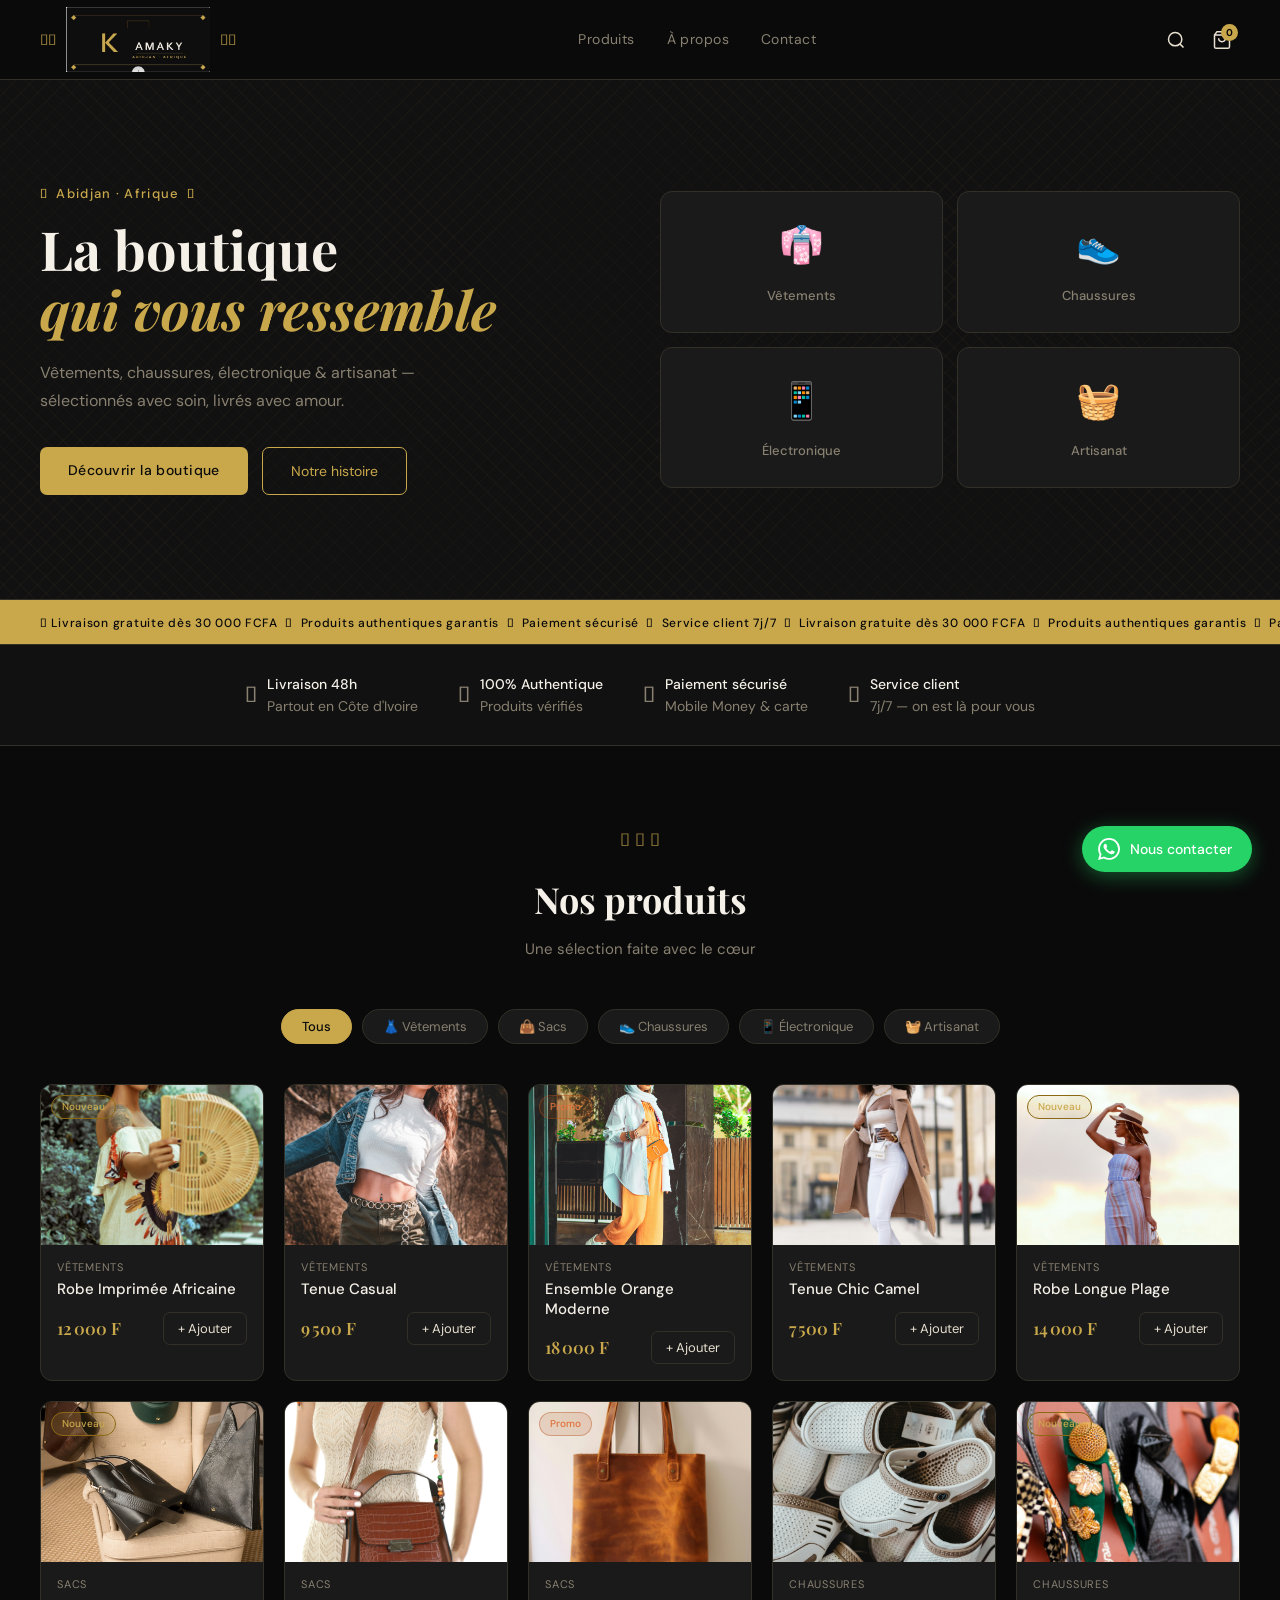
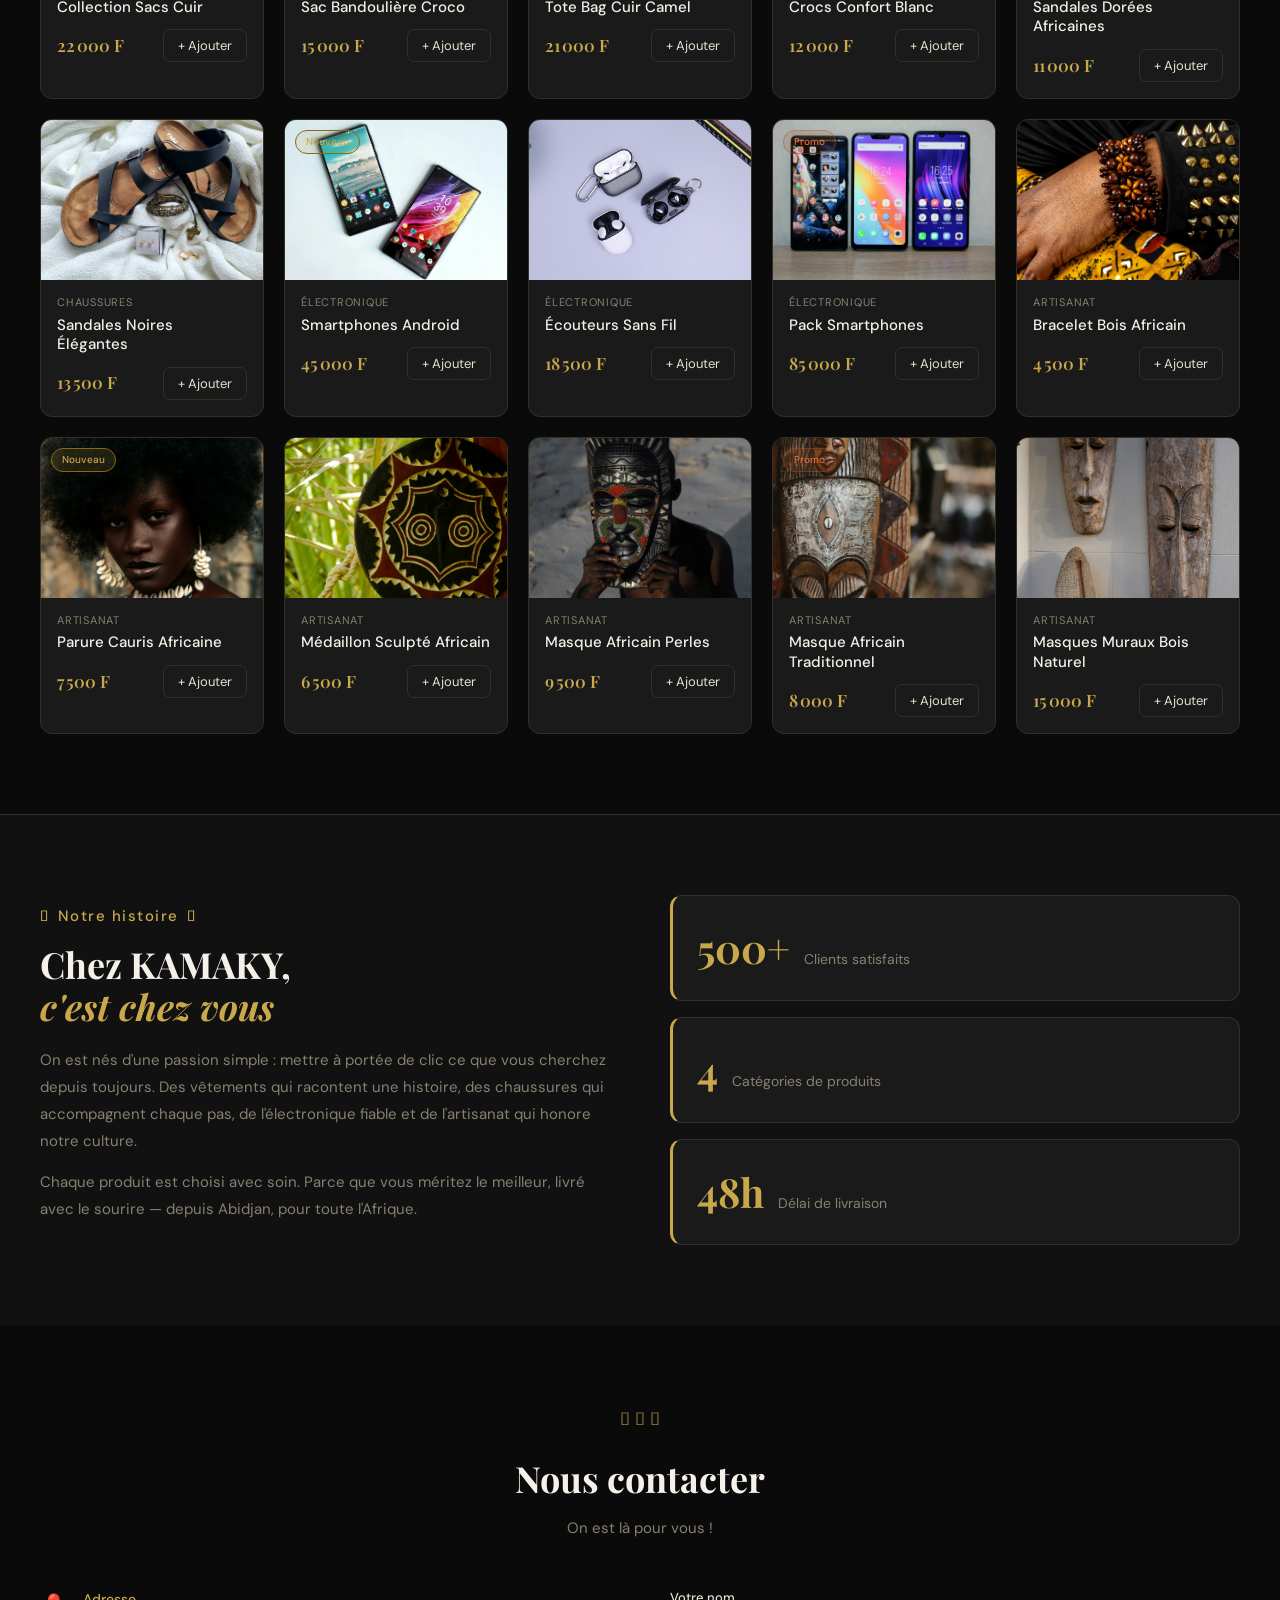
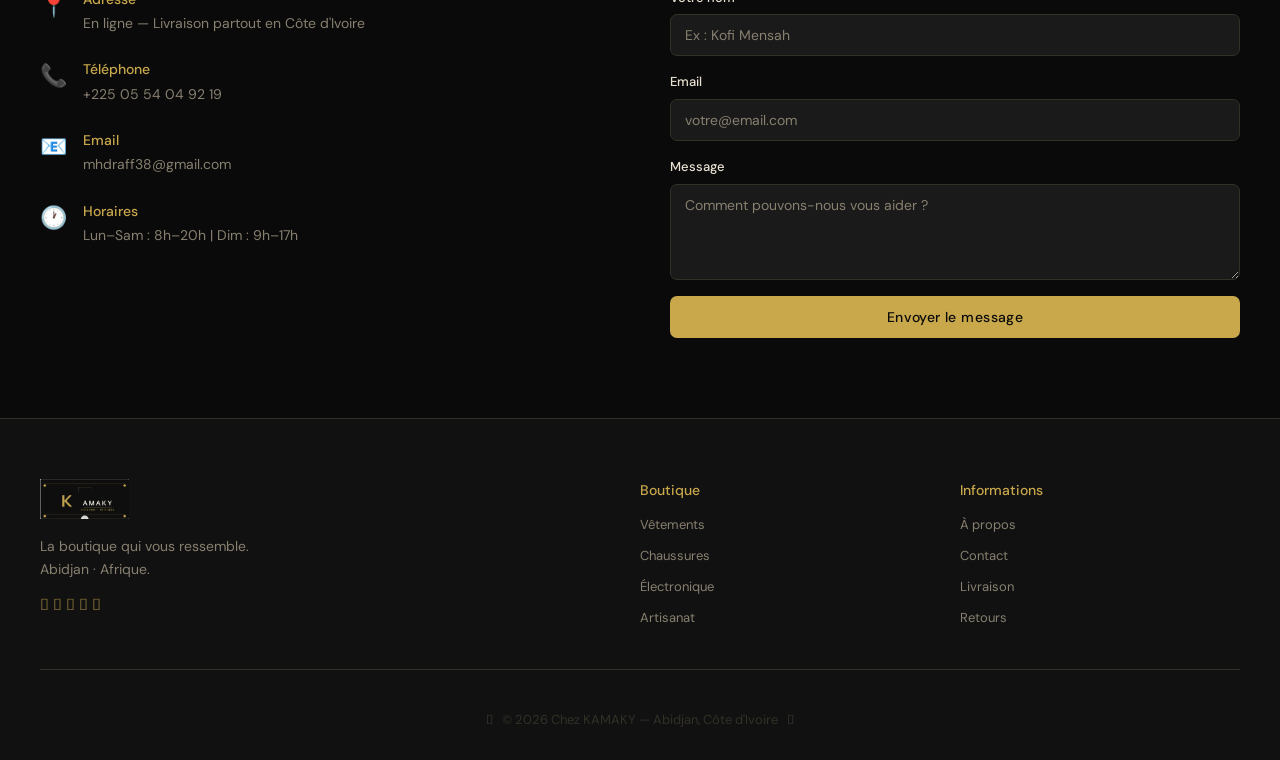
<file: index.html>
<!DOCTYPE html>
<html lang="fr">
<head>
  <meta charset="UTF-8" />
  <meta name="viewport" content="width=device-width, initial-scale=1.0" />
  <title>Chez KAMAKY — Boutique en ligne</title>
  <link rel="icon" type="image/png" href="logo-original.png" />
  <link rel="preconnect" href="https://fonts.googleapis.com" />
  <link rel="preconnect" href="https://fonts.gstatic.com" crossorigin />
  <link href="https://fonts.googleapis.com/css2?family=Playfair+Display:ital,wght@0,400;0,600;0,700;1,400;1,700&family=DM+Sans:wght@300;400;500&display=swap" rel="stylesheet" />
  <link rel="stylesheet" href="style.css" />
</head>
<body>

  <!-- NAVIGATION -->
  <nav class="nav">
    <div class="nav-logo">
      <span class="logo-cauris" aria-hidden="true">𓇢𓆉</span>
      <img src="logo-original.png" alt="Chez KAMAKY" class="logo-img" />
      <span class="logo-cauris" aria-hidden="true">𓆉𓇢</span>
    </div>
    <div class="nav-links">
      <a href="#produits">Produits</a>
      <a href="#apropos">À propos</a>
      <a href="#contact">Contact</a>
    </div>
    <div class="nav-actions">
      <button class="btn-icon" aria-label="Rechercher" onclick="toggleRecherche()">
        <svg width="20" height="20" fill="none" stroke="currentColor" stroke-width="1.8" viewBox="0 0 24 24"><circle cx="11" cy="11" r="8"/><path d="m21 21-4.35-4.35"/></svg>
      </button>
      <button class="btn-icon btn-cart" id="btn-cart" aria-label="Panier">
        <svg width="20" height="20" fill="none" stroke="currentColor" stroke-width="1.8" viewBox="0 0 24 24"><path d="M6 2 3 6v14a2 2 0 0 0 2 2h14a2 2 0 0 0 2-2V6l-3-4z"/><line x1="3" y1="6" x2="21" y2="6"/><path d="M16 10a4 4 0 0 1-8 0"/></svg>
        <span class="cart-badge" id="cart-badge">0</span>
      </button>
    </div>
  </nav>

  <!-- HERO -->
  <section class="hero">
    <div class="hero-content">
      <p class="hero-eyebrow">
        <span class="cauri-inline">𓇢</span>
        Abidjan · Afrique
        <span class="cauri-inline">𓇢</span>
      </p>
      <h1 class="hero-title">La boutique<br /><em>qui vous ressemble</em></h1>
      <p class="hero-sub">Vêtements, chaussures, électronique & artisanat — sélectionnés avec soin, livrés avec amour.</p>
      <div class="hero-btns">
        <a href="#produits" class="btn-primary">Découvrir la boutique</a>
        <a href="#apropos" class="btn-ghost">Notre histoire</a>
      </div>
    </div>
    <div class="hero-visual">
      <div class="hero-card hc1"><span class="hc-emoji">👘</span><span class="hc-label">Vêtements</span></div>
      <div class="hero-card hc2"><span class="hc-emoji">👟</span><span class="hc-label">Chaussures</span></div>
      <div class="hero-card hc3"><span class="hc-emoji">📱</span><span class="hc-label">Électronique</span></div>
      <div class="hero-card hc4"><span class="hc-emoji">🧺</span><span class="hc-label">Artisanat</span></div>
    </div>
  </section>

  <!-- BANDEAU -->
  <div class="bandeau">
    <span>𓇢 Livraison gratuite dès 30 000 FCFA &nbsp;𓆉&nbsp; Produits authentiques garantis &nbsp;𓇢&nbsp; Paiement sécurisé &nbsp;𓆉&nbsp; Service client 7j/7 &nbsp;𓇢&nbsp; Livraison gratuite dès 30 000 FCFA &nbsp;𓆉&nbsp; Produits authentiques garantis &nbsp;𓇢&nbsp; Paiement sécurisé &nbsp;𓆉&nbsp; Service client 7j/7</span>
  </div>

  <!-- CAURIS BAND -->
  <div class="cauri-band">
    <div class="cauri-item"><span>𓇢</span><div><strong>Livraison 48h</strong><br>Partout en Côte d'Ivoire</div></div>
    <div class="cauri-item"><span>𓆉</span><div><strong>100% Authentique</strong><br>Produits vérifiés</div></div>
    <div class="cauri-item"><span>𓇢</span><div><strong>Paiement sécurisé</strong><br>Mobile Money & carte</div></div>
    <div class="cauri-item"><span>𓆉</span><div><strong>Service client</strong><br>7j/7 — on est là pour vous</div></div>
  </div>

  <!-- PRODUITS -->
  <section class="section" id="produits">
    <div class="section-header">
      <div class="section-deco" aria-hidden="true">𓇢 𓆉 𓇢</div>
      <h2 class="section-title">Nos produits</h2>
      <p class="section-sub">Une sélection faite avec le cœur</p>
    </div>
    <div class="filtres">
      <button class="filtre active" data-cat="Tous">Tous</button>
      <button class="filtre" data-cat="Vêtements">👗 Vêtements</button>
      <button class="filtre" data-cat="Sacs">👜 Sacs</button>
      <button class="filtre" data-cat="Chaussures">👟 Chaussures</button>
      <button class="filtre" data-cat="Électronique">📱 Électronique</button>
      <button class="filtre" data-cat="Artisanat">🧺 Artisanat</button>
    </div>
    <div class="produits-grid" id="produits-grid"></div>
  </section>

  <!-- À PROPOS -->
  <section class="section section-apropos" id="apropos">
    <div class="apropos-inner">
      <div class="apropos-text">
        <p class="hero-eyebrow"><span class="cauri-inline">𓇢</span> Notre histoire <span class="cauri-inline">𓇢</span></p>
        <h2>Chez KAMAKY,<br /><em>c'est chez vous</em></h2>
        <p>On est nés d'une passion simple : mettre à portée de clic ce que vous cherchez depuis toujours. Des vêtements qui racontent une histoire, des chaussures qui accompagnent chaque pas, de l'électronique fiable et de l'artisanat qui honore notre culture.</p>
        <p>Chaque produit est choisi avec soin. Parce que vous méritez le meilleur, livré avec le sourire — depuis Abidjan, pour toute l'Afrique.</p>
      </div>
      <div class="apropos-visuels">
        <div class="av-card"><span class="av-num">500+</span><span class="av-label">Clients satisfaits</span></div>
        <div class="av-card"><span class="av-num">4</span><span class="av-label">Catégories de produits</span></div>
        <div class="av-card"><span class="av-num">48h</span><span class="av-label">Délai de livraison</span></div>
      </div>
    </div>
  </section>

  <!-- CONTACT -->
  <section class="section section-contact" id="contact">
    <div class="section-header">
      <div class="section-deco" aria-hidden="true">𓇢 𓆉 𓇢</div>
      <h2 class="section-title">Nous contacter</h2>
      <p class="section-sub">On est là pour vous !</p>
    </div>
    <div class="contact-grid">
      <div class="contact-info">
        <div class="contact-item"><span class="ci-icon">📍</span><div><strong>Adresse</strong><p>En ligne — Livraison partout en Côte d'Ivoire</p></div></div>
        <div class="contact-item"><span class="ci-icon">📞</span><div><strong>Téléphone</strong><p>+225 05 54 04 92 19</p></div></div>
        <div class="contact-item"><span class="ci-icon">📧</span><div><strong>Email</strong><p>mhdraff38@gmail.com</p></div></div>
        <div class="contact-item"><span class="ci-icon">🕐</span><div><strong>Horaires</strong><p>Lun–Sam : 8h–20h | Dim : 9h–17h</p></div></div>
      </div>
      <form class="contact-form" onsubmit="envoyerMessage(event)">
        <div class="form-group"><label>Votre nom</label><input type="text" placeholder="Ex : Kofi Mensah" required /></div>
        <div class="form-group"><label>Email</label><input type="email" placeholder="votre@email.com" required /></div>
        <div class="form-group"><label>Message</label><textarea rows="4" placeholder="Comment pouvons-nous vous aider ?" required></textarea></div>
        <button type="submit" class="btn-primary" style="width:100%">Envoyer le message</button>
      </form>
    </div>
  </section>

  <!-- FOOTER -->
  <footer class="footer">
    <div class="footer-top">
      <div class="footer-brand">
        <img src="logo-original.png" alt="Chez KAMAKY" style="height:40px;width:auto;" />
        <p>La boutique qui vous ressemble.<br />Abidjan · Afrique.</p>
        <div class="footer-cauris" aria-hidden="true">𓇢 𓆉 𓇢 𓆉 𓇢</div>
      </div>
      <div class="footer-links">
        <strong>Boutique</strong>
        <a href="#produits">Vêtements</a>
        <a href="#produits">Chaussures</a>
        <a href="#produits">Électronique</a>
        <a href="#produits">Artisanat</a>
      </div>
      <div class="footer-links">
        <strong>Informations</strong>
        <a href="#apropos">À propos</a>
        <a href="#contact">Contact</a>
        <a href="#">Livraison</a>
        <a href="#">Retours</a>
      </div>
    </div>
    <div class="footer-bottom">
      <p>𓇢 &nbsp; © 2026 Chez KAMAKY — Abidjan, Côte d'Ivoire &nbsp; 𓇢</p>
    </div>
  </footer>

  <!-- PANIER SIDEBAR -->
  <div class="panier-overlay" id="panier-overlay" onclick="fermerPanier()"></div>
  <aside class="panier-sidebar" id="panier-sidebar">
    <div class="panier-header">
      <h3>𓇢 Mon panier</h3>
      <button class="btn-icon" onclick="fermerPanier()" aria-label="Fermer">
        <svg width="20" height="20" fill="none" stroke="currentColor" stroke-width="2" viewBox="0 0 24 24"><line x1="18" y1="6" x2="6" y2="18"/><line x1="6" y1="6" x2="18" y2="18"/></svg>
      </button>
    </div>
    <div class="panier-items" id="panier-items"></div>
    <div class="panier-footer" id="panier-footer"></div>
  </aside>
<div id="barre-recherche" style="display:none; position:fixed; top:70px; left:0; right:0; z-index:999; padding:12px 20px; background:var(--noir-2); border-bottom:1px solid var(--gris-cl);">
  <input id="input-recherche" type="text" placeholder="Rechercher un produit..."
    style="width:100%; padding:10px 16px; background:var(--noir-4); border:1px solid var(--or); border-radius:var(--radius-sm); color:var(--blanc); font-size:14px; outline:none;"
    oninput="rechercherProduit(this.value)" />
</div>
  <script src="script.js"></script>
  <!-- BOUTON WHATSAPP -->
  <a href="https://wa.me/2250554049219?text=Bonjour%20Chez%20KAMAKY%2C%20je%20suis%20int%C3%A9ress%C3%A9%20par%20vos%20produits%20!" class="whatsapp-btn" target="_blank" aria-label="Contacter sur WhatsApp">
    <svg viewBox="0 0 24 24" fill="currentColor"><path d="M17.472 14.382c-.297-.149-1.758-.867-2.03-.967-.273-.099-.471-.148-.67.15-.197.297-.767.966-.94 1.164-.173.199-.347.223-.644.075-.297-.15-1.255-.463-2.39-1.475-.883-.788-1.48-1.761-1.653-2.059-.173-.297-.018-.458.13-.606.134-.133.298-.347.446-.52.149-.174.198-.298.298-.497.099-.198.05-.371-.025-.52-.075-.149-.669-1.612-.916-2.207-.242-.579-.487-.5-.669-.51-.173-.008-.371-.01-.57-.01-.198 0-.52.074-.792.372-.272.297-1.04 1.016-1.04 2.479 0 1.462 1.065 2.875 1.213 3.074.149.198 2.096 3.2 5.077 4.487.709.306 1.262.489 1.694.625.712.227 1.36.195 1.871.118.571-.085 1.758-.719 2.006-1.413.248-.694.248-1.289.173-1.413-.074-.124-.272-.198-.57-.347m-5.421 7.403h-.004a9.87 9.87 0 01-5.031-1.378l-.361-.214-3.741.982.998-3.648-.235-.374a9.86 9.86 0 01-1.51-5.26c.001-5.45 4.436-9.884 9.888-9.884 2.64 0 5.122 1.03 6.988 2.898a9.825 9.825 0 012.893 6.994c-.003 5.45-4.437 9.884-9.885 9.884m8.413-18.297A11.815 11.815 0 0012.05 0C5.495 0 .16 5.335.157 11.892c0 2.096.547 4.142 1.588 5.945L.057 24l6.305-1.654a11.882 11.882 0 005.683 1.448h.005c6.554 0 11.89-5.335 11.893-11.893a11.821 11.821 0 00-3.48-8.413z"/></svg>
    <span class="wa-label">Nous contacter</span>
  </a>

</body>
</html>
</file>
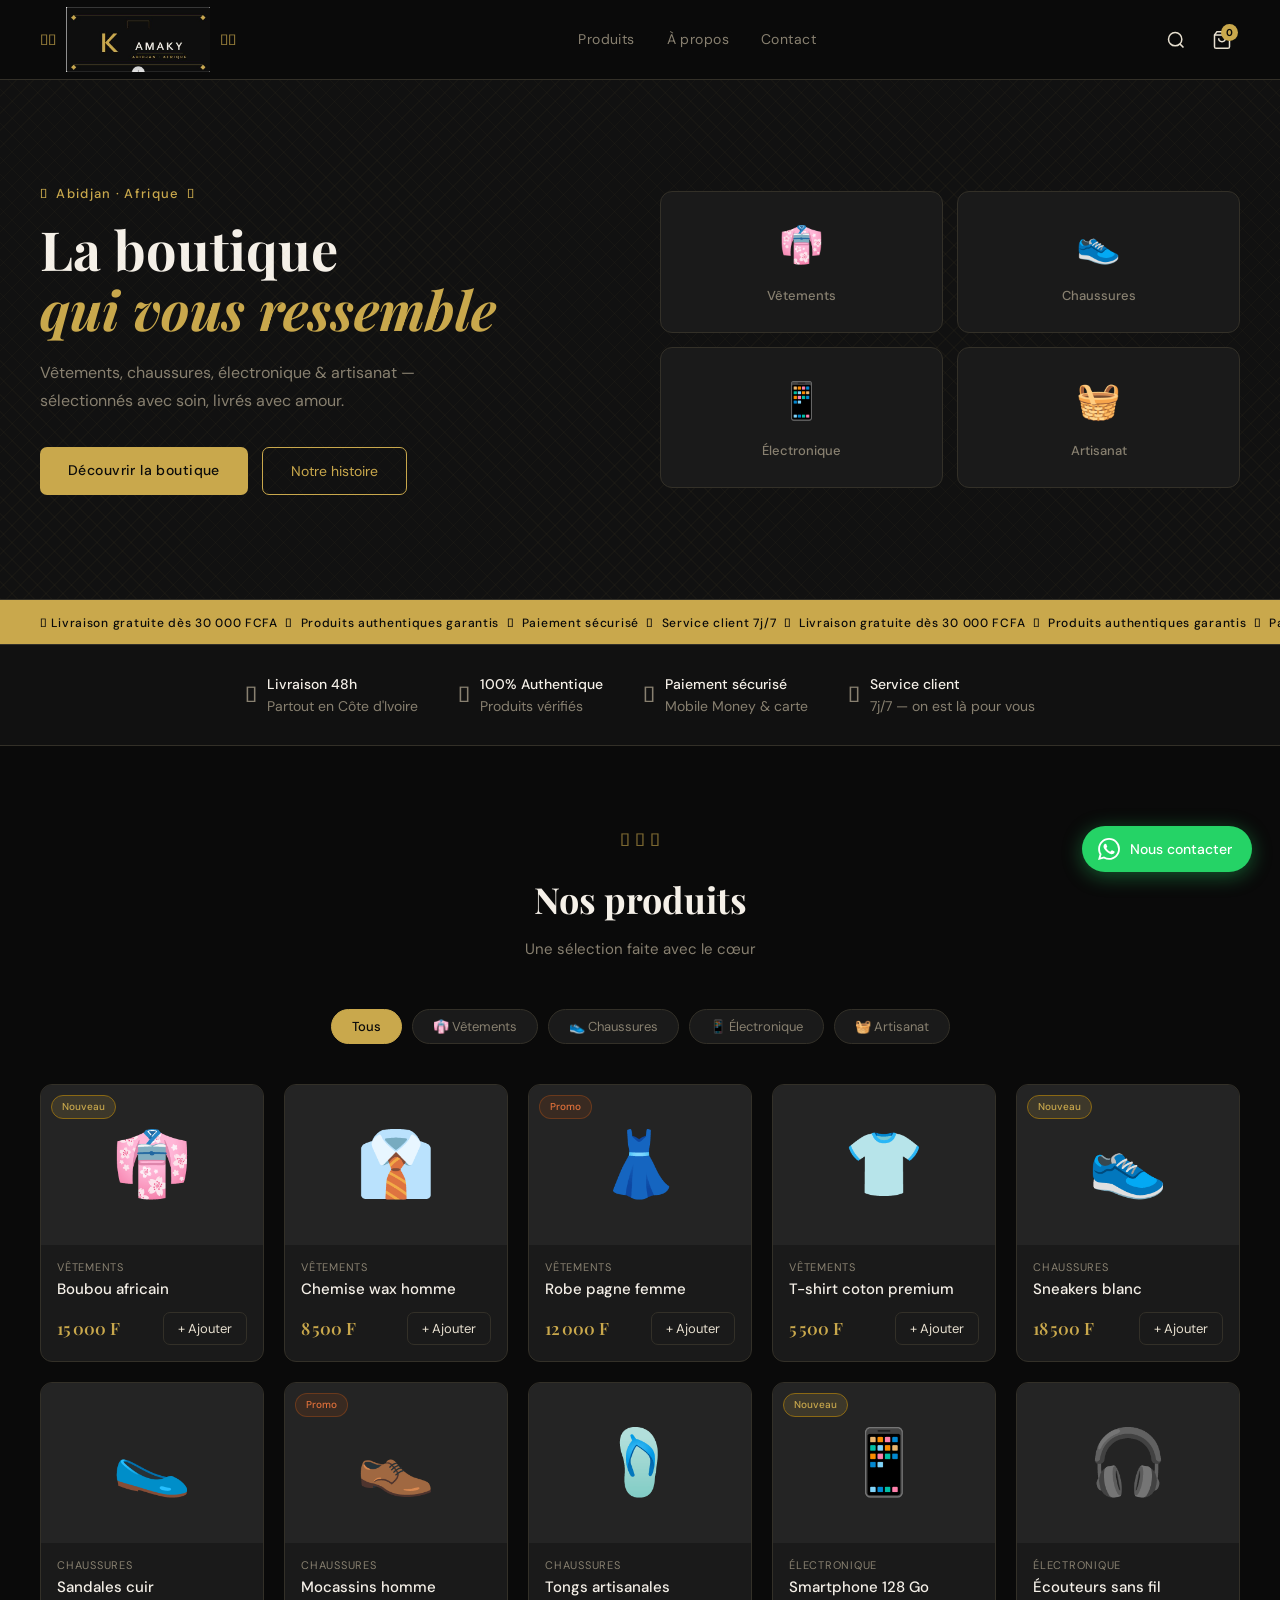
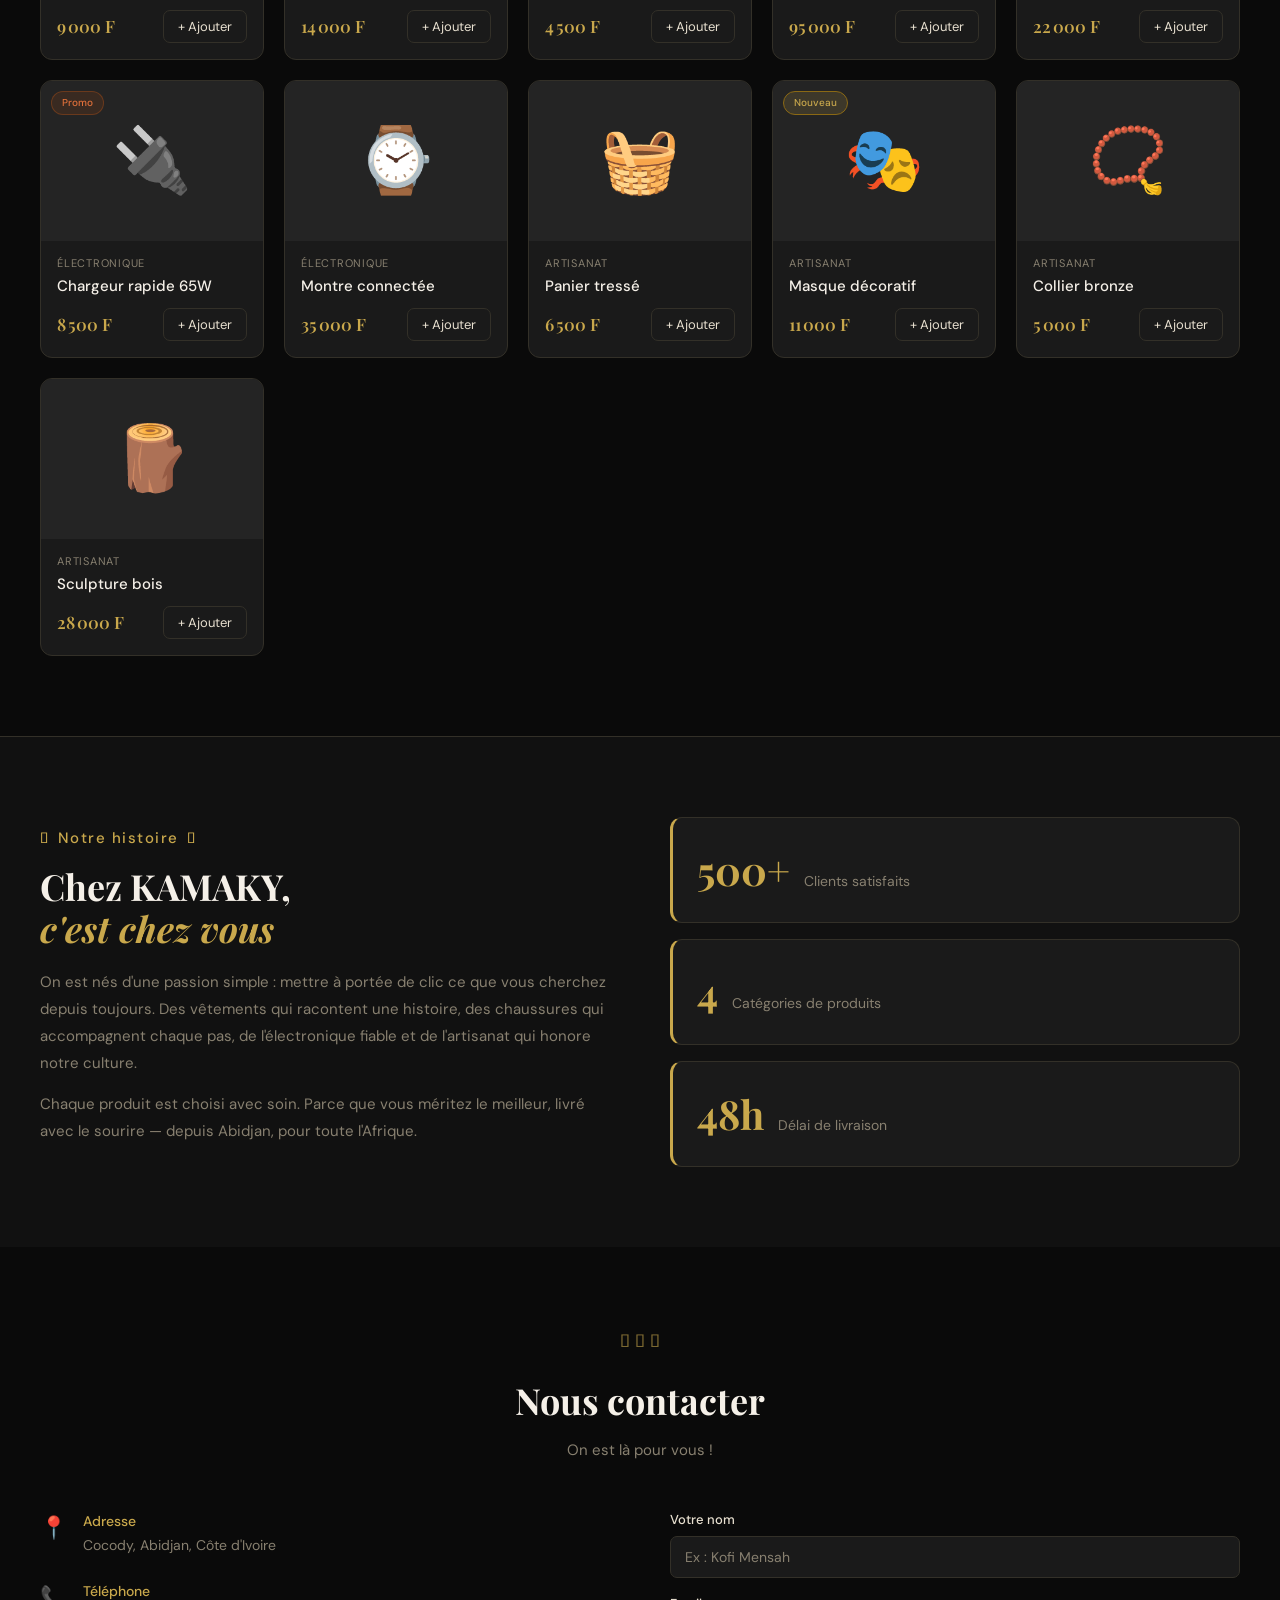
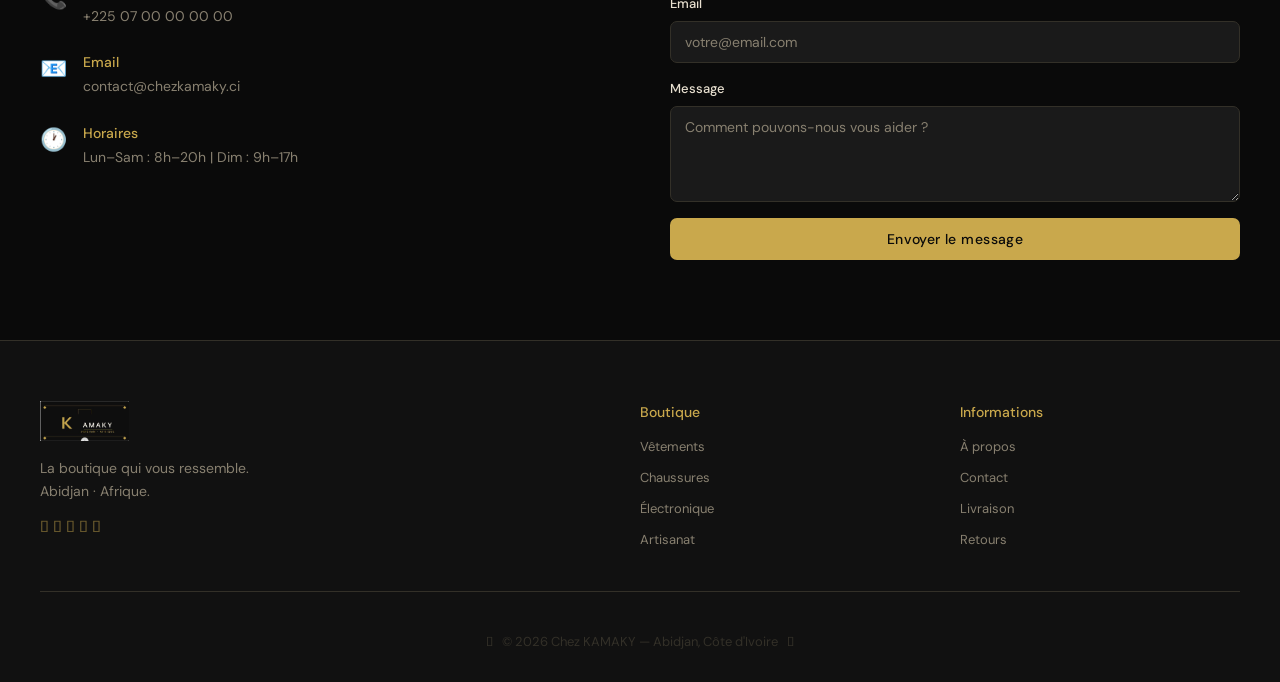
<file: chez-kamaky/index.html>
<!DOCTYPE html>
<html lang="fr">
<head>
  <meta charset="UTF-8" />
  <meta name="viewport" content="width=device-width, initial-scale=1.0" />
  <title>Chez KAMAKY — Boutique en ligne</title>
  <link rel="icon" type="image/png" href="logo-original.png" />
  <link rel="preconnect" href="https://fonts.googleapis.com" />
  <link rel="preconnect" href="https://fonts.gstatic.com" crossorigin />
  <link href="https://fonts.googleapis.com/css2?family=Playfair+Display:ital,wght@0,400;0,600;0,700;1,400;1,700&family=DM+Sans:wght@300;400;500&display=swap" rel="stylesheet" />
  <link rel="stylesheet" href="style.css" />
</head>
<body>

  <!-- NAVIGATION -->
  <nav class="nav">
    <div class="nav-logo">
      <span class="logo-cauris" aria-hidden="true">𓇢𓆉</span>
      <img src="logo-original.png" alt="Chez KAMAKY" class="logo-img" />
      <span class="logo-cauris" aria-hidden="true">𓆉𓇢</span>
    </div>
    <div class="nav-links">
      <a href="#produits">Produits</a>
      <a href="#apropos">À propos</a>
      <a href="#contact">Contact</a>
    </div>
    <div class="nav-actions">
      <button class="btn-icon" aria-label="Rechercher">
        <svg width="20" height="20" fill="none" stroke="currentColor" stroke-width="1.8" viewBox="0 0 24 24"><circle cx="11" cy="11" r="8"/><path d="m21 21-4.35-4.35"/></svg>
      </button>
      <button class="btn-icon btn-cart" id="btn-cart" aria-label="Panier">
        <svg width="20" height="20" fill="none" stroke="currentColor" stroke-width="1.8" viewBox="0 0 24 24"><path d="M6 2 3 6v14a2 2 0 0 0 2 2h14a2 2 0 0 0 2-2V6l-3-4z"/><line x1="3" y1="6" x2="21" y2="6"/><path d="M16 10a4 4 0 0 1-8 0"/></svg>
        <span class="cart-badge" id="cart-badge">0</span>
      </button>
    </div>
  </nav>

  <!-- HERO -->
  <section class="hero">
    <div class="hero-content">
      <p class="hero-eyebrow">
        <span class="cauri-inline">𓇢</span>
        Abidjan · Afrique
        <span class="cauri-inline">𓇢</span>
      </p>
      <h1 class="hero-title">La boutique<br /><em>qui vous ressemble</em></h1>
      <p class="hero-sub">Vêtements, chaussures, électronique & artisanat — sélectionnés avec soin, livrés avec amour.</p>
      <div class="hero-btns">
        <a href="#produits" class="btn-primary">Découvrir la boutique</a>
        <a href="#apropos" class="btn-ghost">Notre histoire</a>
      </div>
    </div>
    <div class="hero-visual">
      <div class="hero-card hc1"><span class="hc-emoji">👘</span><span class="hc-label">Vêtements</span></div>
      <div class="hero-card hc2"><span class="hc-emoji">👟</span><span class="hc-label">Chaussures</span></div>
      <div class="hero-card hc3"><span class="hc-emoji">📱</span><span class="hc-label">Électronique</span></div>
      <div class="hero-card hc4"><span class="hc-emoji">🧺</span><span class="hc-label">Artisanat</span></div>
    </div>
  </section>

  <!-- BANDEAU -->
  <div class="bandeau">
    <span>𓇢 Livraison gratuite dès 30 000 FCFA &nbsp;𓆉&nbsp; Produits authentiques garantis &nbsp;𓇢&nbsp; Paiement sécurisé &nbsp;𓆉&nbsp; Service client 7j/7 &nbsp;𓇢&nbsp; Livraison gratuite dès 30 000 FCFA &nbsp;𓆉&nbsp; Produits authentiques garantis &nbsp;𓇢&nbsp; Paiement sécurisé &nbsp;𓆉&nbsp; Service client 7j/7</span>
  </div>

  <!-- CAURIS BAND -->
  <div class="cauri-band">
    <div class="cauri-item"><span>𓇢</span><div><strong>Livraison 48h</strong><br>Partout en Côte d'Ivoire</div></div>
    <div class="cauri-item"><span>𓆉</span><div><strong>100% Authentique</strong><br>Produits vérifiés</div></div>
    <div class="cauri-item"><span>𓇢</span><div><strong>Paiement sécurisé</strong><br>Mobile Money & carte</div></div>
    <div class="cauri-item"><span>𓆉</span><div><strong>Service client</strong><br>7j/7 — on est là pour vous</div></div>
  </div>

  <!-- PRODUITS -->
  <section class="section" id="produits">
    <div class="section-header">
      <div class="section-deco" aria-hidden="true">𓇢 𓆉 𓇢</div>
      <h2 class="section-title">Nos produits</h2>
      <p class="section-sub">Une sélection faite avec le cœur</p>
    </div>
    <div class="filtres">
      <button class="filtre active" data-cat="Tous">Tous</button>
      <button class="filtre" data-cat="Vêtements">👘 Vêtements</button>
      <button class="filtre" data-cat="Chaussures">👟 Chaussures</button>
      <button class="filtre" data-cat="Électronique">📱 Électronique</button>
      <button class="filtre" data-cat="Artisanat">🧺 Artisanat</button>
    </div>
    <div class="produits-grid" id="produits-grid"></div>
  </section>

  <!-- À PROPOS -->
  <section class="section section-apropos" id="apropos">
    <div class="apropos-inner">
      <div class="apropos-text">
        <p class="hero-eyebrow"><span class="cauri-inline">𓇢</span> Notre histoire <span class="cauri-inline">𓇢</span></p>
        <h2>Chez KAMAKY,<br /><em>c'est chez vous</em></h2>
        <p>On est nés d'une passion simple : mettre à portée de clic ce que vous cherchez depuis toujours. Des vêtements qui racontent une histoire, des chaussures qui accompagnent chaque pas, de l'électronique fiable et de l'artisanat qui honore notre culture.</p>
        <p>Chaque produit est choisi avec soin. Parce que vous méritez le meilleur, livré avec le sourire — depuis Abidjan, pour toute l'Afrique.</p>
      </div>
      <div class="apropos-visuels">
        <div class="av-card"><span class="av-num">500+</span><span class="av-label">Clients satisfaits</span></div>
        <div class="av-card"><span class="av-num">4</span><span class="av-label">Catégories de produits</span></div>
        <div class="av-card"><span class="av-num">48h</span><span class="av-label">Délai de livraison</span></div>
      </div>
    </div>
  </section>

  <!-- CONTACT -->
  <section class="section section-contact" id="contact">
    <div class="section-header">
      <div class="section-deco" aria-hidden="true">𓇢 𓆉 𓇢</div>
      <h2 class="section-title">Nous contacter</h2>
      <p class="section-sub">On est là pour vous !</p>
    </div>
    <div class="contact-grid">
      <div class="contact-info">
        <div class="contact-item"><span class="ci-icon">📍</span><div><strong>Adresse</strong><p>Cocody, Abidjan, Côte d'Ivoire</p></div></div>
        <div class="contact-item"><span class="ci-icon">📞</span><div><strong>Téléphone</strong><p>+225 07 00 00 00 00</p></div></div>
        <div class="contact-item"><span class="ci-icon">📧</span><div><strong>Email</strong><p>contact@chezkamaky.ci</p></div></div>
        <div class="contact-item"><span class="ci-icon">🕐</span><div><strong>Horaires</strong><p>Lun–Sam : 8h–20h | Dim : 9h–17h</p></div></div>
      </div>
      <form class="contact-form" onsubmit="envoyerMessage(event)">
        <div class="form-group"><label>Votre nom</label><input type="text" placeholder="Ex : Kofi Mensah" required /></div>
        <div class="form-group"><label>Email</label><input type="email" placeholder="votre@email.com" required /></div>
        <div class="form-group"><label>Message</label><textarea rows="4" placeholder="Comment pouvons-nous vous aider ?" required></textarea></div>
        <button type="submit" class="btn-primary" style="width:100%">Envoyer le message</button>
      </form>
    </div>
  </section>

  <!-- FOOTER -->
  <footer class="footer">
    <div class="footer-top">
      <div class="footer-brand">
        <img src="logo-original.png" alt="Chez KAMAKY" style="height:40px;width:auto;" />
        <p>La boutique qui vous ressemble.<br />Abidjan · Afrique.</p>
        <div class="footer-cauris" aria-hidden="true">𓇢 𓆉 𓇢 𓆉 𓇢</div>
      </div>
      <div class="footer-links">
        <strong>Boutique</strong>
        <a href="#produits">Vêtements</a>
        <a href="#produits">Chaussures</a>
        <a href="#produits">Électronique</a>
        <a href="#produits">Artisanat</a>
      </div>
      <div class="footer-links">
        <strong>Informations</strong>
        <a href="#apropos">À propos</a>
        <a href="#contact">Contact</a>
        <a href="#">Livraison</a>
        <a href="#">Retours</a>
      </div>
    </div>
    <div class="footer-bottom">
      <p>𓇢 &nbsp; © 2026 Chez KAMAKY — Abidjan, Côte d'Ivoire &nbsp; 𓇢</p>
    </div>
  </footer>

  <!-- PANIER SIDEBAR -->
  <div class="panier-overlay" id="panier-overlay" onclick="fermerPanier()"></div>
  <aside class="panier-sidebar" id="panier-sidebar">
    <div class="panier-header">
      <h3>𓇢 Mon panier</h3>
      <button class="btn-icon" onclick="fermerPanier()" aria-label="Fermer">
        <svg width="20" height="20" fill="none" stroke="currentColor" stroke-width="2" viewBox="0 0 24 24"><line x1="18" y1="6" x2="6" y2="18"/><line x1="6" y1="6" x2="18" y2="18"/></svg>
      </button>
    </div>
    <div class="panier-items" id="panier-items"></div>
    <div class="panier-footer" id="panier-footer"></div>
  </aside>

  <script src="script.js"></script>
  <!-- BOUTON WHATSAPP -->
  <a href="https://wa.me/2250554049219?text=Bonjour%20Chez%20KAMAKY%2C%20je%20suis%20int%C3%A9ress%C3%A9%20par%20vos%20produits%20!" class="whatsapp-btn" target="_blank" aria-label="Contacter sur WhatsApp">
    <svg viewBox="0 0 24 24" fill="currentColor"><path d="M17.472 14.382c-.297-.149-1.758-.867-2.03-.967-.273-.099-.471-.148-.67.15-.197.297-.767.966-.94 1.164-.173.199-.347.223-.644.075-.297-.15-1.255-.463-2.39-1.475-.883-.788-1.48-1.761-1.653-2.059-.173-.297-.018-.458.13-.606.134-.133.298-.347.446-.52.149-.174.198-.298.298-.497.099-.198.05-.371-.025-.52-.075-.149-.669-1.612-.916-2.207-.242-.579-.487-.5-.669-.51-.173-.008-.371-.01-.57-.01-.198 0-.52.074-.792.372-.272.297-1.04 1.016-1.04 2.479 0 1.462 1.065 2.875 1.213 3.074.149.198 2.096 3.2 5.077 4.487.709.306 1.262.489 1.694.625.712.227 1.36.195 1.871.118.571-.085 1.758-.719 2.006-1.413.248-.694.248-1.289.173-1.413-.074-.124-.272-.198-.57-.347m-5.421 7.403h-.004a9.87 9.87 0 01-5.031-1.378l-.361-.214-3.741.982.998-3.648-.235-.374a9.86 9.86 0 01-1.51-5.26c.001-5.45 4.436-9.884 9.888-9.884 2.64 0 5.122 1.03 6.988 2.898a9.825 9.825 0 012.893 6.994c-.003 5.45-4.437 9.884-9.885 9.884m8.413-18.297A11.815 11.815 0 0012.05 0C5.495 0 .16 5.335.157 11.892c0 2.096.547 4.142 1.588 5.945L.057 24l6.305-1.654a11.882 11.882 0 005.683 1.448h.005c6.554 0 11.89-5.335 11.893-11.893a11.821 11.821 0 00-3.48-8.413z"/></svg>
    <span class="wa-label">Nous contacter</span>
  </a>

</body>
</html>
</file>
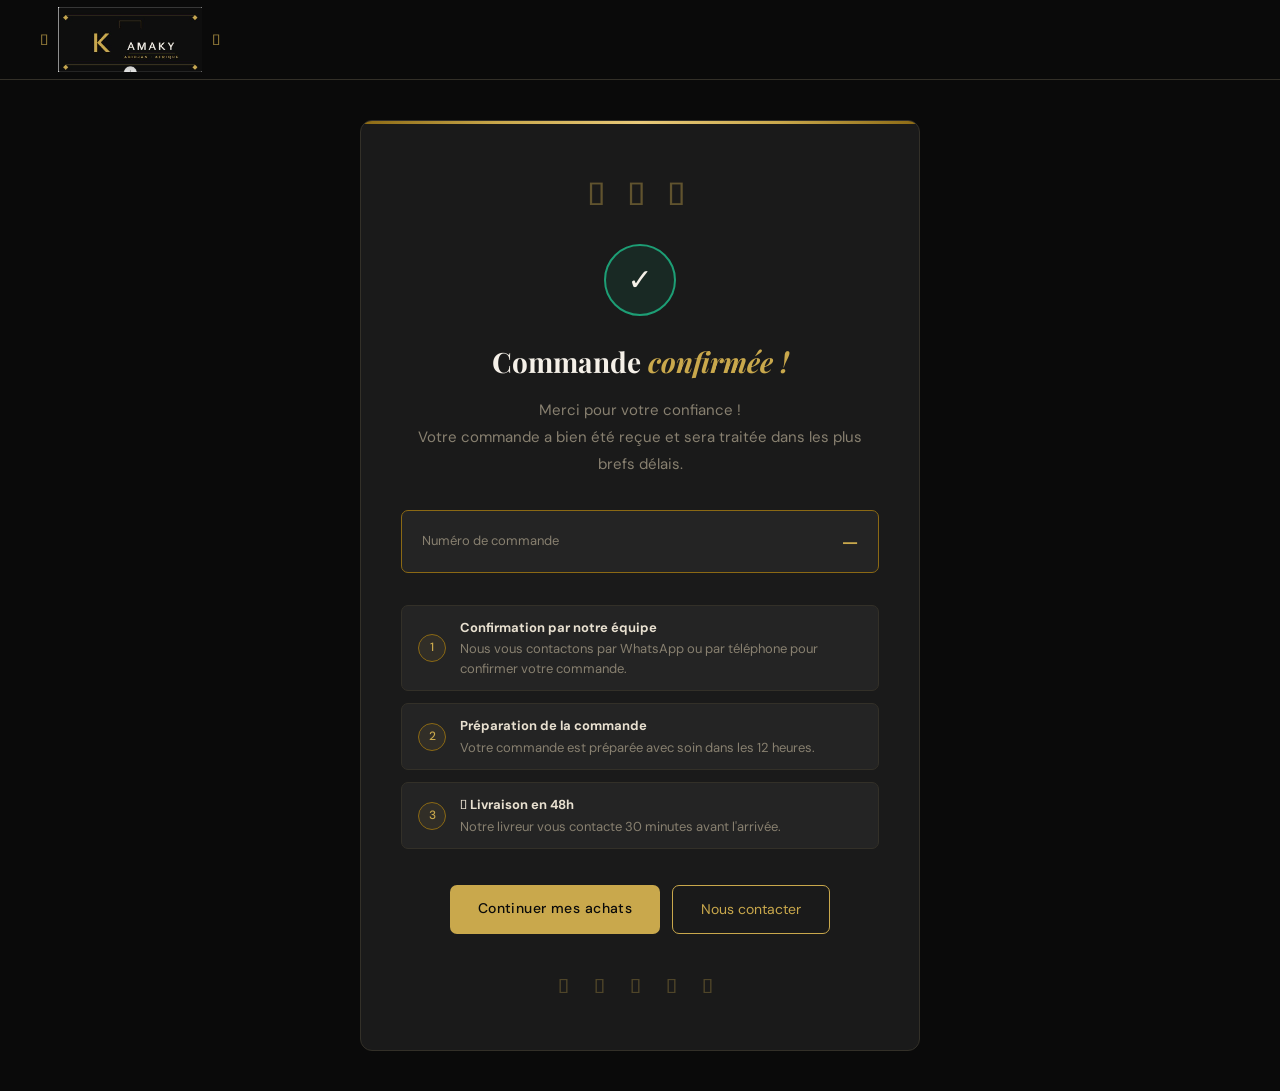
<file: confirmation.html>
<!DOCTYPE html>
<html lang="fr">
<head>
  <meta charset="UTF-8" />
  <meta name="viewport" content="width=device-width, initial-scale=1.0" />
  <title>Commande confirmée — Chez KAMAKY</title>
  <link rel="preconnect" href="https://fonts.googleapis.com" />
  <link rel="preconnect" href="https://fonts.gstatic.com" crossorigin />
  <link href="https://fonts.googleapis.com/css2?family=Playfair+Display:ital,wght@0,400;0,600;0,700;1,400;1,700&family=DM+Sans:wght@300;400;500&display=swap" rel="stylesheet" />
  <link rel="stylesheet" href="style.css" />
  <style>
    .confirm-wrap {
      min-height: 80vh;
      display: flex;
      align-items: center;
      justify-content: center;
      padding: 40px 20px;
    }
    .confirm-box {
      background: var(--noir-3);
      border: 1px solid var(--gris-cl);
      border-radius: var(--radius);
      padding: 48px 40px;
      max-width: 560px;
      width: 100%;
      text-align: center;
      position: relative;
      overflow: hidden;
    }
    .confirm-box::before {
      content: '';
      position: absolute;
      top: 0; left: 0; right: 0;
      height: 3px;
      background: linear-gradient(90deg, var(--or-fonce), var(--or), var(--or-cl), var(--or), var(--or-fonce));
    }
    .confirm-cauris {
      font-size: 32px;
      color: var(--or);
      opacity: .4;
      letter-spacing: 8px;
      margin-bottom: 24px;
      display: block;
    }
    .confirm-icon {
      width: 72px; height: 72px;
      background: rgba(29,158,117,.12);
      border: 2px solid #1D9E75;
      border-radius: 50%;
      display: flex;
      align-items: center;
      justify-content: center;
      margin: 0 auto 24px;
      font-size: 30px;
      animation: popIn .5s ease both;
    }
    @keyframes popIn {
      from { transform: scale(0); opacity: 0; }
      to   { transform: scale(1); opacity: 1; }
    }
    .confirm-titre {
      font-family: var(--font-titre);
      font-size: 28px;
      font-weight: 700;
      color: var(--blanc);
      margin-bottom: 12px;
    }
    .confirm-titre em { font-style: italic; color: var(--or); }
    .confirm-sub {
      font-size: 15px;
      color: var(--gris);
      line-height: 1.8;
      margin-bottom: 32px;
    }
    .confirm-num {
      background: var(--noir-4);
      border: 1px solid var(--or-fonce);
      border-radius: var(--radius-sm);
      padding: 16px 20px;
      margin-bottom: 32px;
      display: flex;
      justify-content: space-between;
      align-items: center;
    }
    .confirm-num span { font-size: 13px; color: var(--gris); }
    .confirm-num strong { font-family: var(--font-titre); font-size: 18px; color: var(--or); }
    .confirm-etapes {
      display: flex;
      flex-direction: column;
      gap: 12px;
      margin-bottom: 36px;
      text-align: left;
    }
    .etape {
      display: flex;
      align-items: center;
      gap: 14px;
      padding: 12px 16px;
      background: var(--noir-4);
      border-radius: var(--radius-sm);
      border: 1px solid var(--gris-cl);
    }
    .etape-num {
      width: 28px; height: 28px;
      border-radius: 50%;
      background: var(--or-bg);
      border: 1px solid var(--or-fonce);
      display: flex; align-items: center; justify-content: center;
      font-size: 12px; font-weight: 500; color: var(--or);
      flex-shrink: 0;
    }
    .etape-txt { font-size: 13px; color: var(--gris); line-height: 1.5; }
    .etape-txt strong { color: var(--blanc-2); display: block; margin-bottom: 2px; }
    .confirm-btns { display: flex; gap: 12px; justify-content: center; flex-wrap: wrap; }
    .confirm-footer-cauris {
      margin-top: 36px;
      font-size: 20px;
      color: var(--or);
      opacity: .3;
      letter-spacing: 10px;
    }
  </style>
</head>
<body>

  <nav class="nav">
    <div class="nav-logo">
      <span class="logo-cauris" aria-hidden="true">𓆉</span>
      <img src="logo-original.png" alt="Chez KAMAKY" class="logo-img" />
      <span class="logo-cauris" aria-hidden="true">𓆉</span>
    </div>
  </nav>

  <div class="confirm-wrap">
    <div class="confirm-box">
      <span class="confirm-cauris" aria-hidden="true">𓇢 𓆉 𓇢</span>

      <div class="confirm-icon">✓</div>

      <h1 class="confirm-titre">Commande <em>confirmée !</em></h1>
      <p class="confirm-sub" id="confirm-sub">
        Merci pour votre confiance !<br>
        Votre commande a bien été reçue et sera traitée dans les plus brefs délais.
      </p>

      <div class="confirm-num">
        <span>Numéro de commande</span>
        <strong id="num-commande">—</strong>
      </div>

      <div class="confirm-etapes">
        <div class="etape">
          <div class="etape-num">1</div>
          <div class="etape-txt">
            <strong>Confirmation par notre équipe</strong>
            Nous vous contactons par WhatsApp ou par téléphone pour confirmer votre commande.
          </div>
        </div>
        <div class="etape">
          <div class="etape-num">2</div>
          <div class="etape-txt">
            <strong>Préparation de la commande</strong>
            Votre commande est préparée avec soin dans les 12 heures.
          </div>
        </div>
        <div class="etape">
          <div class="etape-num">3</div>
          <div class="etape-txt">
            <strong>𓇢 Livraison en 48h</strong>
            Notre livreur vous contacte 30 minutes avant l'arrivée.
          </div>
        </div>
      </div>

      <div class="confirm-btns">
        <a href="index.html" class="btn-primary">Continuer mes achats</a>
        <a href="index.html#contact" class="btn-ghost">Nous contacter</a>
      </div>

      <div class="confirm-footer-cauris" aria-hidden="true">𓇢 𓆉 𓇢 𓆉 𓇢</div>
    </div>
  </div>

  <script>
    const params = new URLSearchParams(window.location.search);

    // Prénom : affiché en texte simple (sécurisé), jamais interprété comme du code
    const prenom = params.get('prenom');
    if (prenom) {
      const sub = document.getElementById('confirm-sub');
      sub.textContent = '';

      sub.appendChild(document.createTextNode('Merci '));

      const nomEl = document.createElement('strong');
      nomEl.style.color = 'var(--or)';
      nomEl.textContent = prenom.slice(0, 40);
      sub.appendChild(nomEl);

      sub.appendChild(document.createTextNode(' pour votre confiance !'));
      sub.appendChild(document.createElement('br'));
      sub.appendChild(document.createTextNode('Votre commande a bien été reçue et sera traitée dans les plus brefs délais.'));
    }

    // Numéro de commande : le même que celui envoyé sur WhatsApp (transmis par paiement.html)
    const commande = params.get('commande');
    if (commande && /^KMK-\d{5}$/.test(commande)) {
      document.getElementById('num-commande').textContent = '#' + commande;
    }
  </script>

</body>
</html>
</file>
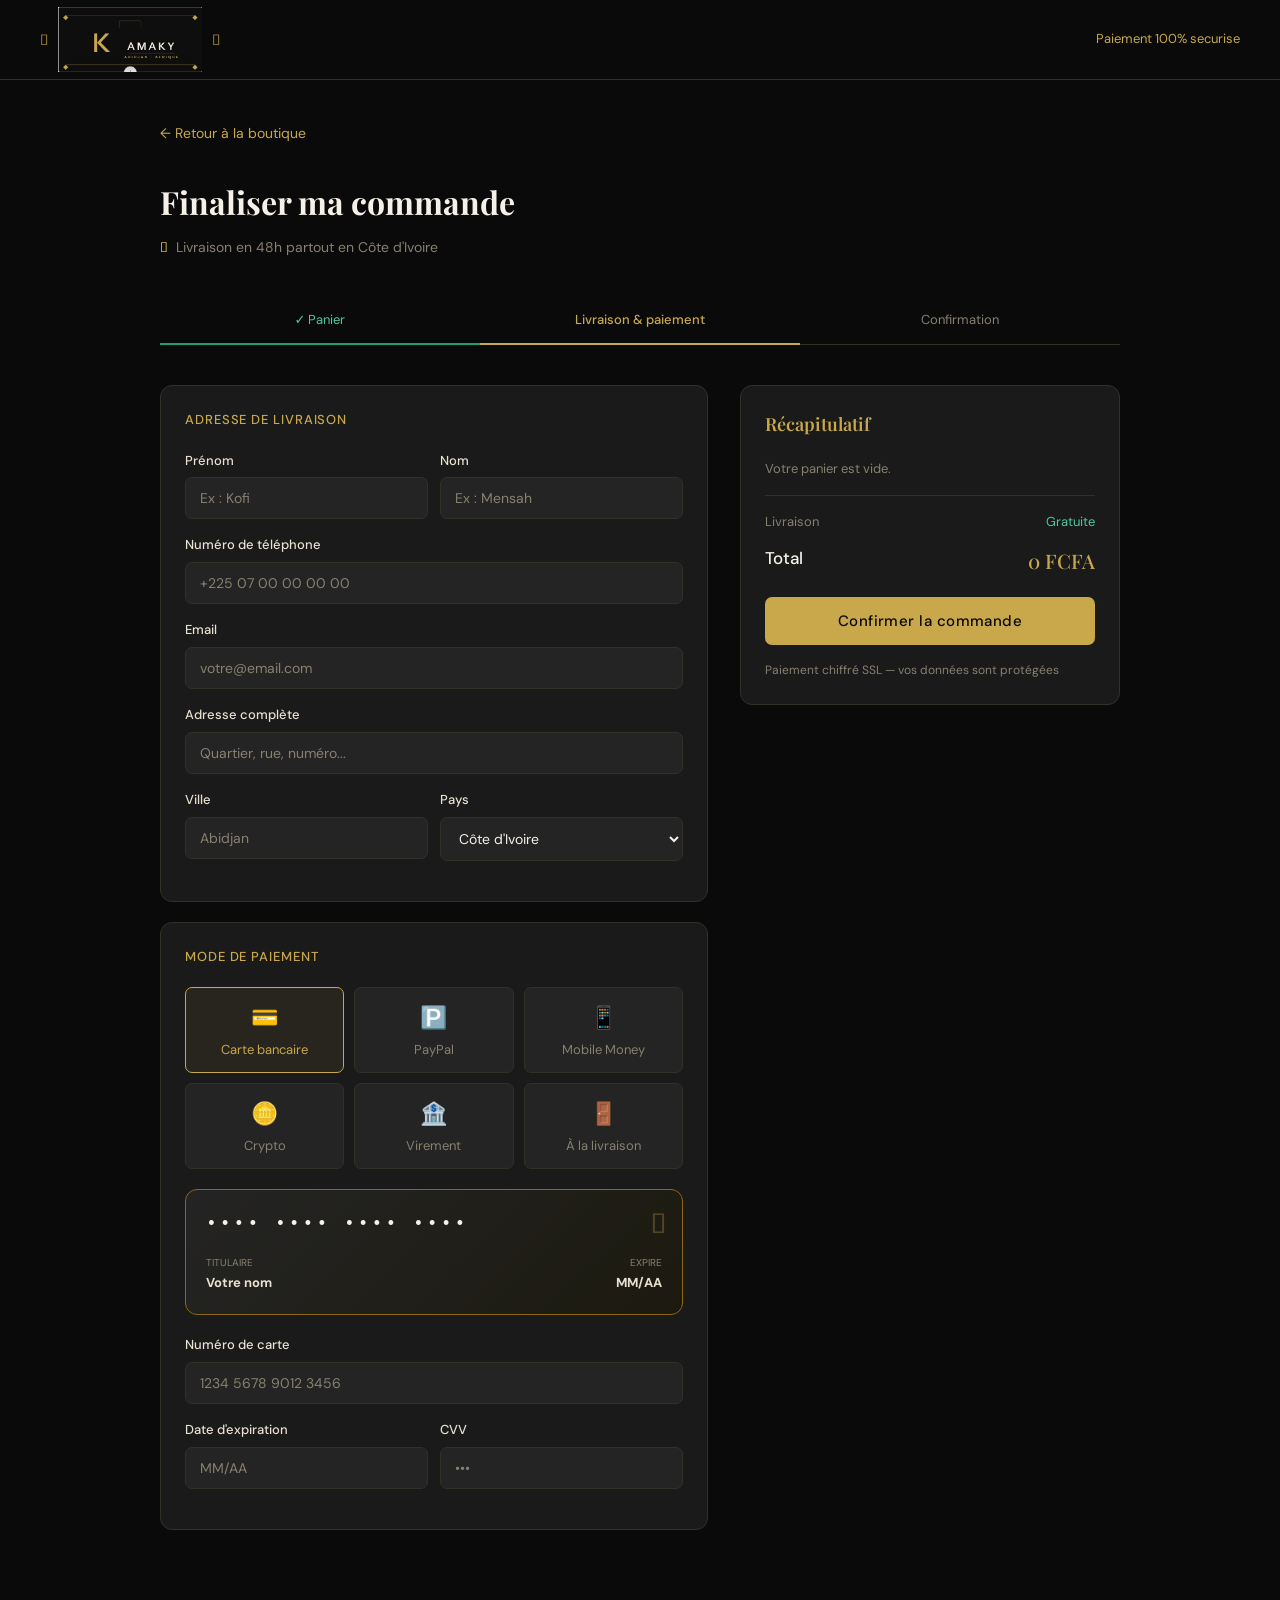
<file: paiement.html>
<!DOCTYPE html>
<html lang="fr">
<head>
  <meta charset="UTF-8" />
  <meta name="viewport" content="width=device-width, initial-scale=1.0" />
  <title>Paiement — Chez KAMAKY</title>
  <link rel="preconnect" href="https://fonts.googleapis.com" />
  <link rel="preconnect" href="https://fonts.gstatic.com" crossorigin />
  <link href="https://fonts.googleapis.com/css2?family=Playfair+Display:ital,wght@0,400;0,600;0,700;1,400;1,700&family=DM+Sans:wght@300;400;500&display=swap" rel="stylesheet" />
  <link rel="stylesheet" href="style.css" />
  <style>
    .pay-wrap { max-width: 1000px; margin: 0 auto; padding: 40px 20px 80px; }
    .pay-back { display: inline-flex; align-items: center; gap: 8px; color: var(--or); font-size: 14px; margin-bottom: 32px; transition: opacity .2s; }
    .pay-back:hover { opacity: .7; }
    .pay-title { font-family: var(--font-titre); font-size: 32px; font-weight: 700; color: var(--blanc); margin-bottom: 8px; }
    .pay-sub   { font-size: 14px; color: var(--gris); margin-bottom: 40px; display: flex; align-items: center; gap: 8px; }
    .pay-steps { display: flex; gap: 0; margin-bottom: 40px; border-bottom: 1px solid var(--gris-cl); }
    .pay-step  { flex: 1; text-align: center; padding: 12px 8px; font-size: 13px; color: var(--gris); border-bottom: 2px solid transparent; margin-bottom: -1px; }
    .pay-step.active { color: var(--or); border-bottom-color: var(--or); font-weight: 500; }
    .pay-step.done   { color: #4DC9A0; border-bottom-color: #1D9E75; }
    .pay-layout { display: grid; grid-template-columns: 1fr 380px; gap: 32px; }
    @media (max-width: 768px) { .pay-layout { grid-template-columns: 1fr; } }
    .pay-card { background: var(--noir-3); border: 1px solid var(--gris-cl); border-radius: var(--radius); padding: 24px; margin-bottom: 20px; }
    .pay-card-title { font-size: 13px; font-weight: 500; color: var(--or); text-transform: uppercase; letter-spacing: .07em; margin-bottom: 20px; display: flex; align-items: center; gap: 8px; }
    .field { margin-bottom: 16px; }
    .field label { display: block; font-size: 13px; color: var(--blanc-2); margin-bottom: 6px; font-weight: 500; }
    .field input, .field select {
      width: 100%; padding: 11px 14px;
      background: var(--noir-4); border: 1px solid var(--gris-cl);
      border-radius: var(--radius-sm); color: var(--blanc);
      font-family: var(--font-corps); font-size: 14px;
      outline: none; transition: border-color .2s;
    }
    .field input:focus, .field select:focus { border-color: var(--or); }
    .field input::placeholder { color: var(--gris); }
    .field select option { background: var(--noir-3); }
    .field-row { display: grid; grid-template-columns: 1fr 1fr; gap: 12px; }
    .card-preview {
      background: linear-gradient(135deg, var(--noir-4) 0%, #1c1a0f 100%);
      border: 1px solid var(--or-fonce);
      border-radius: var(--radius);
      padding: 20px;
      margin-bottom: 20px;
      position: relative;
      overflow: hidden;
    }
    .card-preview::before {
      content: '𓇢';
      position: absolute; right: 16px; top: 12px;
      font-size: 28px; color: var(--or); opacity: .3;
    }
    .card-num-display { font-size: 18px; font-weight: 500; letter-spacing: 3px; color: var(--blanc); margin-bottom: 16px; font-family: monospace; }
    .card-meta { display: flex; justify-content: space-between; font-size: 12px; color: var(--gris); }
    .card-meta span { display: flex; flex-direction: column; gap: 2px; }
    .card-meta strong { font-size: 13px; color: var(--blanc-2); }
    .resume-card { background: var(--noir-3); border: 1px solid var(--gris-cl); border-radius: var(--radius); padding: 24px; position: sticky; top: 90px; }
    .resume-title { font-family: var(--font-titre); font-size: 18px; font-weight: 600; color: var(--or); margin-bottom: 20px; display: flex; align-items: center; gap: 8px; }
    .resume-item { display: flex; justify-content: space-between; align-items: center; padding: 10px 0; border-bottom: 1px solid var(--gris-cl); font-size: 14px; }
    .resume-item:last-of-type { border-bottom: none; }
    .ri-left { display: flex; align-items: center; gap: 10px; }
    .ri-img { width: 40px; height: 40px; object-fit: cover; border-radius: 6px; }
    .ri-nom   { color: var(--blanc-2); font-size: 13px; }
    .ri-qty   { font-size: 11px; color: var(--gris); }
    .ri-prix  { color: var(--or); font-weight: 500; }
    .resume-sep { border: none; border-top: 1px solid var(--gris-cl); margin: 16px 0; }
    .resume-ligne { display: flex; justify-content: space-between; font-size: 13px; color: var(--gris); margin-bottom: 8px; }
    .resume-total { display: flex; justify-content: space-between; font-size: 17px; font-weight: 500; color: var(--blanc); margin-top: 12px; }
    .resume-total span:last-child { font-family: var(--font-titre); color: var(--or); font-size: 20px; }
    .secure-info { display: flex; align-items: center; gap: 8px; font-size: 12px; color: var(--gris); margin-top: 16px; }
    .pay-btn { width: 100%; padding: 14px; background: var(--or); color: var(--noir); border: none; border-radius: var(--radius-sm); font-size: 15px; font-weight: 500; cursor: pointer; transition: background .2s, transform .2s; margin-top: 20px; letter-spacing: .03em; }
    .pay-btn:hover { background: var(--or-cl); transform: translateY(-1px); }
    .methodes { display: grid; grid-template-columns: 1fr 1fr 1fr; gap: 10px; margin-bottom: 4px; }
    .methode { background: var(--noir-4); border: 1px solid var(--gris-cl); border-radius: var(--radius-sm); padding: 12px 8px; text-align: center; cursor: pointer; transition: all .2s; font-size: 13px; color: var(--gris); }
    .methode:hover { border-color: var(--or-fonce); color: var(--or); }
    .methode.selected { border-color: var(--or); color: var(--or); background: var(--or-bg); }
    .methode .m-icon { font-size: 22px; display: block; margin-bottom: 4px; }
    .section-carte, .section-mobile { display: none; }
    .section-carte.visible, .section-mobile.visible { display: block; }
  </style>
</head>
<body>

  <nav class="nav">
    <div class="nav-logo">
      <span class="logo-cauris" aria-hidden="true">𓆉</span>
      <img src="logo-original.png" alt="Chez KAMAKY" class="logo-img" />
      <span class="logo-cauris" aria-hidden="true">𓆉</span>
    </div>
    <div style="display:flex;align-items:center;gap:8px;font-size:13px;color:var(--or)">
      Paiement 100% securise
    </div>
  </nav>

  <div class="pay-wrap">
    <a href="index.html" class="pay-back">← Retour à la boutique</a>

    <h1 class="pay-title">Finaliser ma commande</h1>
    <p class="pay-sub">
      <span style="color:var(--or)">𓆉</span>
      Livraison en 48h partout en Côte d'Ivoire
    </p>

    <div class="pay-steps">
      <div class="pay-step done">✓ Panier</div>
      <div class="pay-step active">Livraison &amp; paiement</div>
      <div class="pay-step">Confirmation</div>
    </div>

    <div class="pay-layout">

      <!-- GAUCHE -->
      <div>
        <div class="pay-card">
          <div class="pay-card-title">Adresse de livraison</div>
          <div class="field-row">
            <div class="field">
              <label>Prénom</label>
              <input type="text" id="prenom" placeholder="Ex : Kofi" />
            </div>
            <div class="field">
              <label>Nom</label>
              <input type="text" id="nom" placeholder="Ex : Mensah" />
            </div>
          </div>
          <div class="field">
            <label>Numéro de téléphone</label>
            <input type="tel" id="tel" placeholder="+225 07 00 00 00 00" />
          </div>
          <div class="field">
            <label>Email</label>
            <input type="email" id="email" placeholder="votre@email.com" />
          </div>
          <div class="field">
            <label>Adresse complète</label>
            <input type="text" id="adresse" placeholder="Quartier, rue, numéro..." />
          </div>
          <div class="field-row">
            <div class="field">
              <label>Ville</label>
              <input type="text" id="ville" placeholder="Abidjan" />
            </div>
            <div class="field">
              <label>Pays</label>
              <select id="pays">
                <option>Côte d'Ivoire</option>
                <option>Sénégal</option>
                <option>Mali</option>
                <option>Burkina Faso</option>
                <option>Ghana</option>
                <option>Guinée</option>
                <option>Cameroun</option>
              </select>
            </div>
          </div>
        </div>

        <!-- MODE DE PAIEMENT -->
        <div class="pay-card">
          <div class="pay-card-title">Mode de paiement</div>
          <div class="methodes">
            <div class="methode selected" onclick="choisirMethode('carte', this)">
              <span class="m-icon">💳</span>Carte bancaire
            </div>
            <div class="methode" onclick="choisirMethode('paypal', this)">
              <span class="m-icon">🅿️</span>PayPal
            </div>
            <div class="methode" onclick="choisirMethode('mobile', this)">
              <span class="m-icon">📱</span>Mobile Money
            </div>
            <div class="methode" onclick="choisirMethode('crypto', this)">
              <span class="m-icon">🪙</span>Crypto
            </div>
            <div class="methode" onclick="choisirMethode('virement', this)">
              <span class="m-icon">🏦</span>Virement
            </div>
            <div class="methode" onclick="choisirMethode('livraison', this)">
              <span class="m-icon">🚪</span>À la livraison
            </div>
          </div>

          <!-- CARTE -->
          <div class="section-carte visible" id="section-carte">
            <div style="margin-top:20px">
              <div class="card-preview">
                <div class="card-num-display" id="card-display">•••• •••• •••• ••••</div>
                <div class="card-meta">
                  <span><label style="font-size:10px;color:var(--gris)">TITULAIRE</label><strong id="card-nom">Votre nom</strong></span>
                  <span style="text-align:right"><label style="font-size:10px;color:var(--gris)">EXPIRE</label><strong id="card-exp">MM/AA</strong></span>
                </div>
              </div>
              <div class="field">
                <label>Numéro de carte</label>
                <input type="text" id="cardnum" placeholder="1234 5678 9012 3456" maxlength="19" oninput="formatCard(this)" />
              </div>
              <div class="field-row">
                <div class="field">
                  <label>Date d'expiration</label>
                  <input type="text" id="expiry" placeholder="MM/AA" maxlength="5" oninput="formatExpiry(this)" />
                </div>
                <div class="field">
                  <label>CVV</label>
                  <input type="text" id="cvv" placeholder="•••" maxlength="3" />
                </div>
              </div>
            </div>
          </div>

          <!-- MOBILE MONEY -->
          <div class="section-mobile" id="section-mobile">
            <div style="margin-top:20px">
              <div class="field">
                <label>Opérateur</label>
                <select id="operateur-mobile">
                  <option>Orange Money</option>
                  <option>MTN Mobile Money</option>
                  <option>Moov Money</option>
                  <option>Wave</option>
                </select>
              </div>
              <div class="field">
                <label>Numéro Mobile Money</label>
                <input type="tel" id="num-mobile" placeholder="+225 07 00 00 00 00" />
              </div>
              <p style="font-size:13px;color:var(--gris);margin-top:8px">
                Vous recevrez un appel pour confirmer le paiement.
              </p>
            </div>
          </div>

          <!-- PAYPAL -->
          <div id="section-paypal" style="display:none;margin-top:20px">
            <div style="background:var(--noir-4);border:1px solid var(--gris-cl);border-radius:var(--radius-sm);padding:20px;text-align:center">
              <p style="font-size:14px;color:var(--blanc-2);font-weight:500;margin-bottom:6px">Payer avec PayPal</p>
              <p style="font-size:13px;color:var(--gris);line-height:1.7">Vous serez contacté par notre équipe pour finaliser le paiement PayPal.</p>
            </div>
          </div>

          <!-- CRYPTO -->
          <div id="section-crypto" style="display:none;margin-top:20px">
            <div class="field">
              <label>Cryptomonnaie</label>
              <select><option>Bitcoin (BTC)</option><option>Ethereum (ETH)</option><option>USDT (Tether)</option><option>BNB</option></select>
            </div>
            <p style="font-size:12px;color:var(--gris);margin-top:8px">Notre équipe vous enverra l'adresse de portefeuille après confirmation.</p>
          </div>

          <!-- VIREMENT -->
          <div id="section-virement" style="display:none;margin-top:20px">
            <div style="background:var(--noir-4);border:1px solid var(--gris-cl);border-radius:var(--radius-sm);padding:16px">
              <div style="display:flex;justify-content:space-between;font-size:13px;padding:6px 0;border-bottom:1px solid var(--gris-cl)"><span style="color:var(--gris)">Banque</span><span style="color:var(--blanc-2)">SGCI — Abidjan</span></div>
              <div style="display:flex;justify-content:space-between;font-size:13px;padding:6px 0;border-bottom:1px solid var(--gris-cl)"><span style="color:var(--gris)">Titulaire</span><span style="color:var(--blanc-2)">KAMAKY Store</span></div>
              <div style="display:flex;justify-content:space-between;font-size:13px;padding:6px 0"><span style="color:var(--gris)">Référence</span><span style="color:var(--or)">Votre numéro de téléphone</span></div>
            </div>
            <p style="font-size:12px;color:var(--gris);margin-top:10px;line-height:1.7">Commande traitée après réception du virement (1-2 jours ouvrés).</p>
          </div>

          <!-- LIVRAISON -->
          <div id="section-livraison" style="display:none;margin-top:20px">
            <p style="font-size:14px;color:var(--gris);line-height:1.8">
              Vous payez en espèces à la réception de votre commande.<br>
              Notre livreur vous contactera 30 minutes avant l'arrivée.
            </p>
          </div>
        </div>
      </div>

      <!-- DROITE : RÉSUMÉ -->
      <div>
        <div class="resume-card">
          <div class="resume-title">Récapitulatif</div>
          <div id="resume-items">
            <p style="color:var(--gris);font-size:13px;">Chargement...</p>
          </div>
          <hr class="resume-sep" />
          <div class="resume-ligne"><span>Livraison</span><span style="color:#4DC9A0">Gratuite</span></div>
          <div class="resume-total">
            <span>Total</span>
            <span id="resume-total-montant">0 FCFA</span>
          </div>
          <button class="pay-btn" onclick="confirmerPaiement()">
            Confirmer la commande
          </button>
          <div class="secure-info">
            Paiement chiffré SSL — vos données sont protégées
          </div>
        </div>
      </div>

    </div>
  </div>

  <script>
    let methodeActive = 'carte';

    // ── Afficher le bon mode de paiement ──
    function choisirMethode(methode, el) {
      methodeActive = methode;
      document.querySelectorAll('.methode').forEach(m => m.classList.remove('selected'));
      el.classList.add('selected');
      ['carte','mobile','paypal','crypto','virement','livraison'].forEach(id => {
        const s = document.getElementById('section-' + id);
        if (s) { s.style.display = 'none'; s.classList.remove('visible'); }
      });
      const section = document.getElementById('section-' + methode);
      if (section) { section.style.display = 'block'; section.classList.add('visible'); }
    }

    // ── Formatage carte ──
    function formatCard(el) {
      let v = el.value.replace(/\D/g, '').substring(0, 16);
      el.value = v.replace(/(.{4})/g, '$1 ').trim();
      document.getElementById('card-display').textContent = el.value || '•••• •••• •••• ••••';
    }

    function formatExpiry(el) {
      let v = el.value.replace(/\D/g, '');
      if (v.length > 2) v = v.slice(0, 2) + '/' + v.slice(2, 4);
      el.value = v;
      document.getElementById('card-exp').textContent = el.value || 'MM/AA';
    }

    // ── Liste produits (même que script.js) ──
    const PRODUITS = [
      { id: 1,  nom: "Robe Imprimée Africaine",      prix: 12000, img: "Robe imprimée africaine.jpg" },
      { id: 2,  nom: "Tenue Casual",                 prix: 9500,  img: "tenue-casual.jpg" },
      { id: 3,  nom: "Ensemble Orange Moderne",      prix: 18000, img: "Ensemble orange moderne.jpg" },
      { id: 4,  nom: "Tenue Chic Camel",             prix: 7500,  img: "Tenue chic camel.jpg" },
      { id: 5,  nom: "Robe Longue Plage",            prix: 14000, img: "Robe longue plage.jpg" },
      { id: 6,  nom: "Collection Sacs Cuir",         prix: 22000, img: "Collection sacs cuir.jpg" },
      { id: 7,  nom: "Sac Bandoulière Croco",        prix: 15000, img: "Sac bandoulière croco.jpg" },
      { id: 8,  nom: "Tote Bag Cuir Camel",          prix: 21000, img: "Tote bag cuir camel.jpg" },
      { id: 9,  nom: "Crocs Confort Blanc",          prix: 12000, img: "Crocs confort blanc.jpg" },
      { id: 10, nom: "Sandales Dorées Africaines",   prix: 11000, img: "Sandales dorées africaines.jpg" },
      { id: 11, nom: "Sandales Noires Élégantes",    prix: 13500, img: "Sandales noires élégantes.jpg" },
      { id: 12, nom: "Smartphones Android",          prix: 45000, img: "Smartphones Android.jpg" },
      { id: 13, nom: "Écouteurs Sans Fil",           prix: 18500, img: "Écouteurs sans fil.jpg" },
      { id: 14, nom: "Pack Smartphones",             prix: 85000, img: "Pack smartphones.jpg" },
      { id: 15, nom: "Bracelet Bois Africain",       prix: 4500,  img: "Bracelet bois africain.jpg" },
      { id: 16, nom: "Parure Cauris Africaine",      prix: 7500,  img: "Parure cauris africaine.jpg" },
      { id: 17, nom: "Médaillon Sculpté Africain",   prix: 6500,  img: "Médaillon sculpté africain.jpg" },
      { id: 18, nom: "Masque Africain Perles",       prix: 9500,  img: "Masque africain perles.jpg" },
      { id: 19, nom: "Masque Africain Traditionnel", prix: 8000,  img: "Masque africain traditionnel.jpg" },
      { id: 20, nom: "Masques Muraux Bois Naturel",  prix: 15000, img: "Masques muraux bois naturel.jpg" },
    ];

    // ── Charger le panier et afficher le récapitulatif ──
    function chargerRecapitulatif() {
      const panierBrut = JSON.parse(localStorage.getItem('kamaky_panier') || '{}');
      const container  = document.getElementById('resume-items');
      const totalEl    = document.getElementById('resume-total-montant');
      const articles   = Object.entries(panierBrut).filter(([, q]) => q > 0);

      if (articles.length === 0) {
        container.innerHTML = '<p style="color:var(--gris);font-size:13px;">Votre panier est vide.</p>';
        totalEl.textContent = '0 FCFA';
        return;
      }

      let total = 0;
      container.innerHTML = articles.map(([id, qte]) => {
        const p = PRODUITS.find(x => x.id == id);
        if (!p) return '';
        const soustotal = p.prix * qte;
        total += soustotal;
        return `
          <div class="resume-item">
            <div class="ri-left">
              <img src="${p.img}" alt="${p.nom}" class="ri-img"
                   onerror="this.src='logo-original.png';" />
              <div>
                <div class="ri-nom">${p.nom}</div>
                <div class="ri-qty">x ${qte}</div>
              </div>
            </div>
            <span class="ri-prix">${soustotal.toLocaleString('fr-FR')} F</span>
          </div>`;
      }).join('');

      totalEl.textContent = total.toLocaleString('fr-FR') + ' FCFA';
    }

    // ── Confirmer et envoyer sur WhatsApp ──
    function confirmerPaiement() {
      const prenom  = document.getElementById('prenom').value.trim();
      const nom     = document.getElementById('nom').value.trim();
      const email   = document.getElementById('email').value.trim();
      const tel     = document.getElementById('tel').value.trim();
      const adresse = document.getElementById('adresse').value.trim();
      const ville   = document.getElementById('ville').value.trim();
      const pays    = document.getElementById('pays').value.trim();

      if (!prenom || !tel) {
        alert('Veuillez remplir au moins votre prénom et téléphone.');
        return;
      }

      const panierBrut2 = JSON.parse(localStorage.getItem('kamaky_panier') || '{}');
      const articles2   = Object.entries(panierBrut2).filter(([, q]) => q > 0);

      let lignesProduits = '';
      let total = 0;
      articles2.forEach(([id, qte]) => {
        const p = PRODUITS.find(x => x.id == id);
        if (!p) return;
        const soustotal = p.prix * qte;
        total += soustotal;
        lignesProduits += '\n- ' + p.nom + ' x' + qte + ' = ' + soustotal.toLocaleString('fr-FR') + ' FCFA';
      });

      if (!lignesProduits) lignesProduits = '\n(panier vide)';

      const numCommande = 'KMK-' + Math.floor(10000 + Math.random() * 90000);

      // Infos Mobile Money si choisi
      let infosPaiement = methodeActive.toUpperCase();
      if (methodeActive === 'mobile') {
        const op  = document.getElementById('operateur-mobile')?.value || '';
        const num = document.getElementById('num-mobile')?.value || '';
        infosPaiement = 'MOBILE MONEY - ' + op + ' - ' + num;
      }

      const message = encodeURIComponent(
        'NOUVELLE COMMANDE - Chez KAMAKY\n' +
        'Commande : #' + numCommande + '\n\n' +
        'CLIENT :\n' +
        'Nom : ' + prenom + ' ' + nom + '\n' +
        'Tel : ' + tel + '\n' +
        'Email : ' + email + '\n' +
        'Adresse : ' + adresse + ', ' + ville + ', ' + pays + '\n\n' +
        'PRODUITS :' + lignesProduits + '\n\n' +
        'TOTAL : ' + total.toLocaleString('fr-FR') + ' FCFA\n' +
        'Paiement : ' + infosPaiement
      );

      // Vider le panier après commande
      localStorage.removeItem('kamaky_panier');

      window.open('https://wa.me/2250554049219?text=' + message, '_blank');

      const params = new URLSearchParams({ prenom, email, commande: numCommande });
      window.location.href = 'confirmation.html?' + params.toString();
    }

    // ── Init ──
    document.addEventListener('DOMContentLoaded', () => {
      chargerRecapitulatif();

      const prenomEl = document.getElementById('prenom');
      const nomEl    = document.getElementById('nom');
      if (prenomEl && nomEl) {
        const maj = () => {
          const val = (prenomEl.value + ' ' + nomEl.value).trim();
          document.getElementById('card-nom').textContent = val || 'Votre nom';
        };
        prenomEl.addEventListener('input', maj);
        nomEl.addEventListener('input', maj);
      }
    });
  </script>
</body>
</html>
</file>
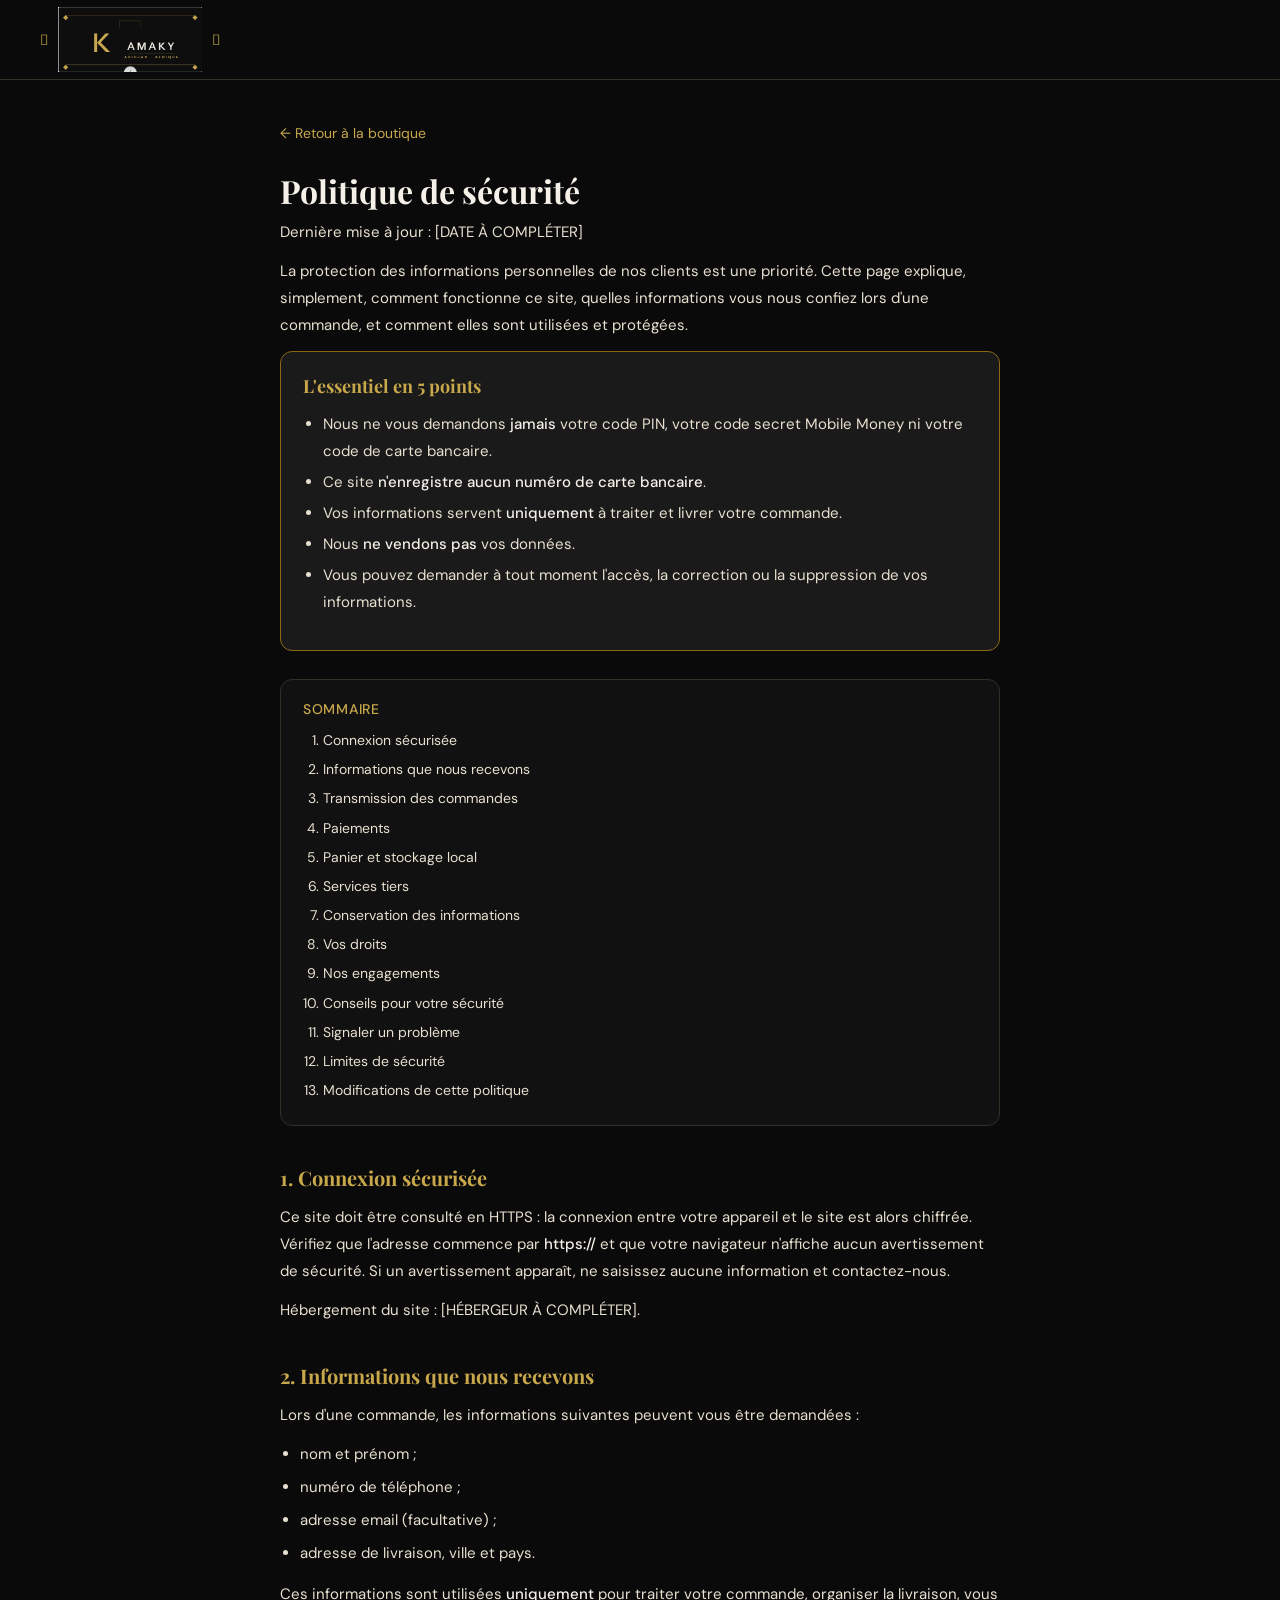
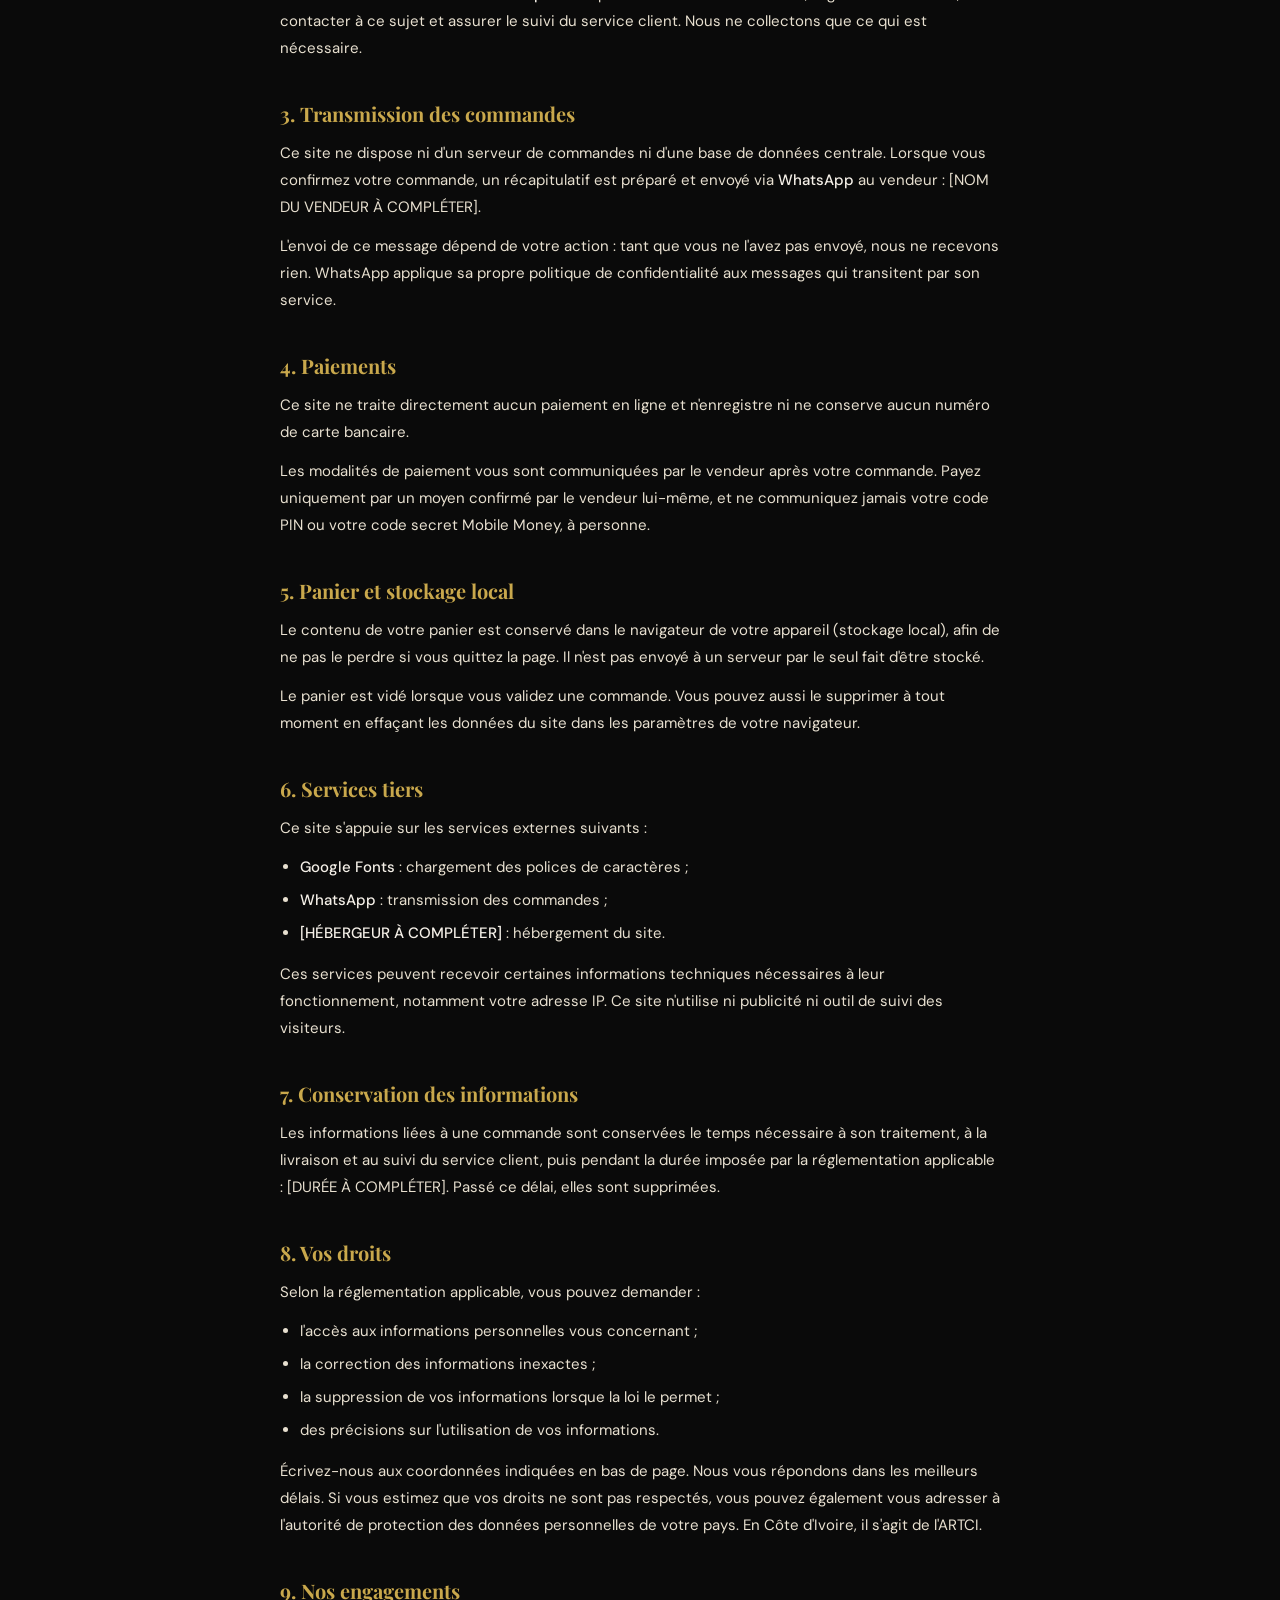
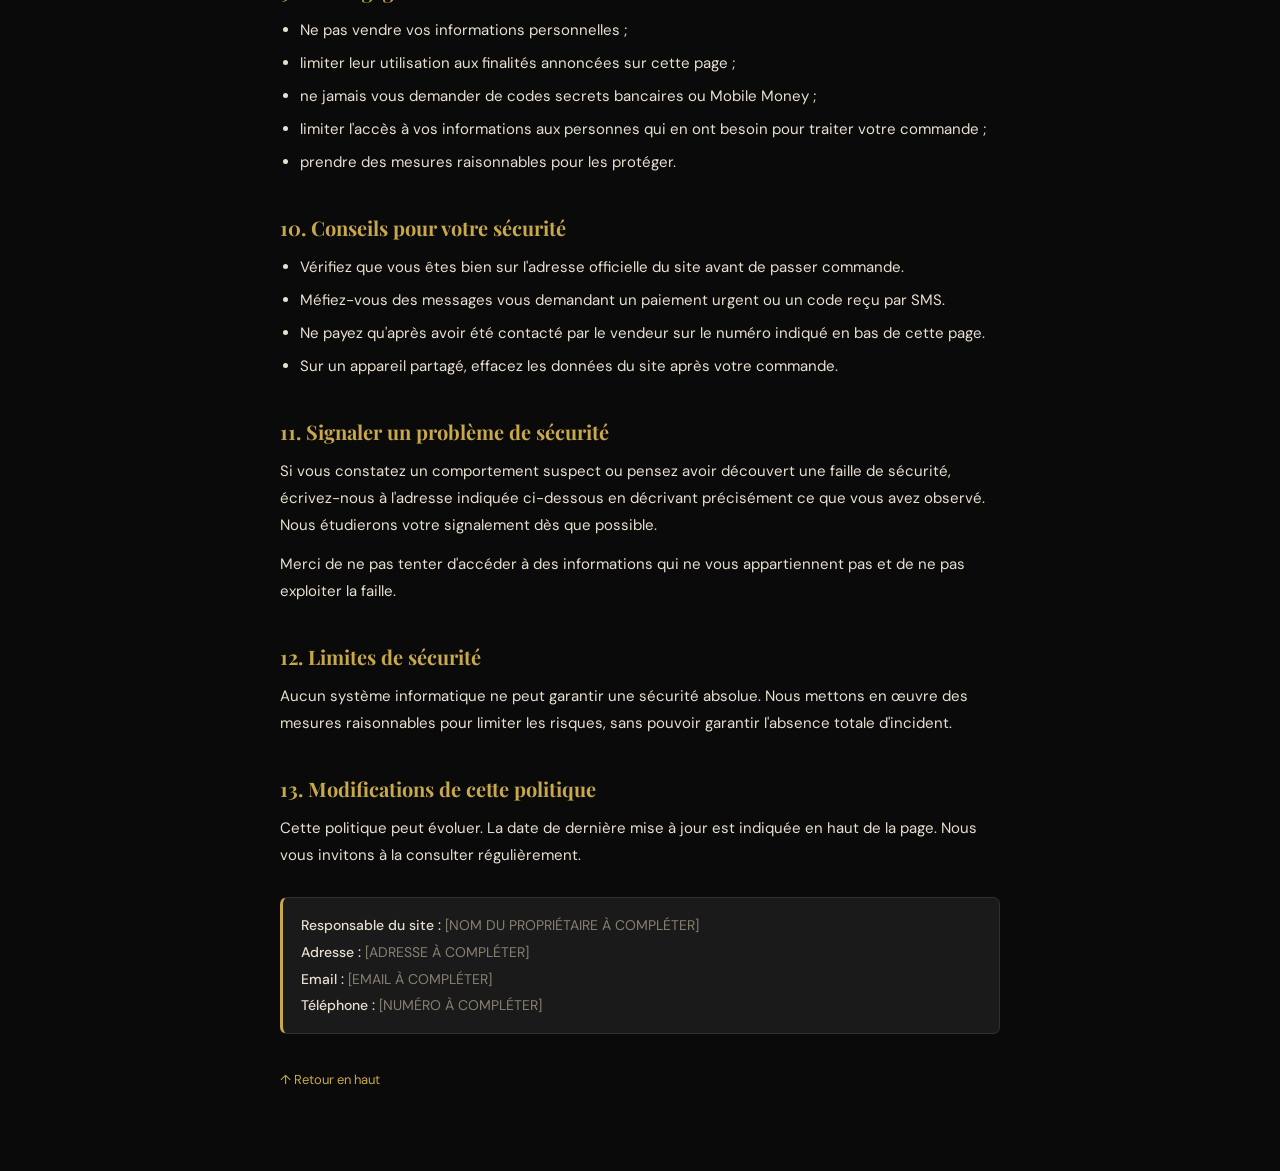
<file: securite.html>
<!DOCTYPE html>
<html lang="fr">
<head>
  <meta charset="UTF-8" />
  <meta name="viewport" content="width=device-width, initial-scale=1.0" />
  <meta name="robots" content="index, follow" />
  <meta name="description" content="Politique de sécurité et de protection des données de Chez KAMAKY : comment vos informations sont utilisées et protégées lors d'une commande." />

  <title>Politique de sécurité — Chez KAMAKY</title>

  <link rel="icon" type="image/png" href="logo-original.png" />
  <link rel="preconnect" href="https://fonts.googleapis.com" />
  <link rel="preconnect" href="https://fonts.gstatic.com" crossorigin />
  <link href="https://fonts.googleapis.com/css2?family=Playfair+Display:ital,wght@0,400;0,600;0,700;1,400;1,700&family=DM+Sans:wght@300;400;500&display=swap" rel="stylesheet" />
  <link rel="stylesheet" href="style.css" />

  <style>
    .legal-wrap { max-width: 760px; margin: 0 auto; padding: 40px 20px 80px; }
    .legal-back { display: inline-block; color: var(--or); font-size: 14px; margin-bottom: 28px; }
    .legal-back:hover { text-decoration: underline; }
    .legal-title { font-family: var(--font-titre); font-size: 32px; font-weight: 700; color: var(--blanc); margin-bottom: 8px; line-height: 1.2; }
    .legal-date { font-size: 13px; color: var(--gris); margin-bottom: 28px; }

    .legal-wrap h2 {
      font-family: var(--font-titre);
      font-size: 20px;
      color: var(--or);
      margin: 36px 0 10px;
      scroll-margin-top: 100px;
    }
    .legal-wrap p, .legal-wrap li { font-size: 15px; color: var(--blanc-2); line-height: 1.8; }
    .legal-wrap p { margin-bottom: 12px; }
    .legal-wrap ul { padding-left: 20px; margin: 8px 0 14px; }
    .legal-wrap li { margin-bottom: 6px; }
    .legal-wrap strong { color: var(--blanc); font-weight: 500; }
    .legal-wrap a { color: var(--or); }

    .legal-resume {
      background: var(--noir-3);
      border: 1px solid var(--or-fonce);
      border-radius: var(--radius);
      padding: 20px 22px;
      margin-bottom: 28px;
    }
    .legal-resume h2 { margin: 0 0 10px; font-size: 18px; }
    .legal-resume li { margin-bottom: 4px; }

    .legal-sommaire {
      background: var(--noir-2);
      border: 1px solid var(--gris-cl);
      border-radius: var(--radius);
      padding: 18px 22px;
      margin-bottom: 8px;
    }
    .legal-sommaire strong { display: block; margin-bottom: 8px; color: var(--or); font-weight: 500; font-size: 14px; letter-spacing: .05em; text-transform: uppercase; }
    .legal-sommaire ol { padding-left: 20px; }
    .legal-sommaire li { font-size: 14px; margin-bottom: 4px; }
    .legal-sommaire a { color: var(--blanc-2); }
    .legal-sommaire a:hover { color: var(--or); }

    .legal-note {
      background: var(--noir-3);
      border: 1px solid var(--gris-cl);
      border-left: 3px solid var(--or);
      border-radius: var(--radius-sm);
      padding: 14px 18px;
      margin: 28px 0 0;
      font-size: 14px;
      color: var(--gris);
      line-height: 1.9;
    }
    .legal-note strong { color: var(--blanc-2); }

    .legal-top { display: inline-block; margin-top: 36px; font-size: 13px; color: var(--gris); }
    .legal-top:hover { color: var(--or); }

    @media (max-width: 768px) {
      .legal-title { font-size: 26px; }
    }
  </style>
</head>

<body>

  <nav class="nav">
    <div class="nav-logo">
      <span class="logo-cauris" aria-hidden="true">𓆉</span>
      <img src="logo-original.png" alt="Logo Chez KAMAKY" class="logo-img" />
      <span class="logo-cauris" aria-hidden="true">𓆉</span>
    </div>
  </nav>

  <main class="legal-wrap" id="haut">

    <a href="index.html" class="legal-back">← Retour à la boutique</a>

    <h1 class="legal-title">Politique de sécurité</h1>
    <p class="legal-date">Dernière mise à jour : [DATE À COMPLÉTER]</p>

    <p>
      La protection des informations personnelles de nos clients est une priorité.
      Cette page explique, simplement, comment fonctionne ce site, quelles informations
      vous nous confiez lors d'une commande, et comment elles sont utilisées et protégées.
    </p>

    <!-- RÉSUMÉ -->
    <section class="legal-resume" aria-label="Résumé">
      <h2>L'essentiel en 5 points</h2>
      <ul>
        <li>Nous ne vous demandons <strong>jamais</strong> votre code PIN, votre code secret Mobile Money ni votre code de carte bancaire.</li>
        <li>Ce site <strong>n'enregistre aucun numéro de carte bancaire</strong>.</li>
        <li>Vos informations servent <strong>uniquement</strong> à traiter et livrer votre commande.</li>
        <li>Nous <strong>ne vendons pas</strong> vos données.</li>
        <li>Vous pouvez demander à tout moment l'accès, la correction ou la suppression de vos informations.</li>
      </ul>
    </section>

    <!-- SOMMAIRE -->
    <nav class="legal-sommaire" aria-label="Sommaire">
      <strong>Sommaire</strong>
      <ol>
        <li><a href="#connexion">Connexion sécurisée</a></li>
        <li><a href="#informations">Informations que nous recevons</a></li>
        <li><a href="#commandes">Transmission des commandes</a></li>
        <li><a href="#paiements">Paiements</a></li>
        <li><a href="#panier">Panier et stockage local</a></li>
        <li><a href="#tiers">Services tiers</a></li>
        <li><a href="#conservation">Conservation des informations</a></li>
        <li><a href="#droits">Vos droits</a></li>
        <li><a href="#engagements">Nos engagements</a></li>
        <li><a href="#conseils">Conseils pour votre sécurité</a></li>
        <li><a href="#signalement">Signaler un problème</a></li>
        <li><a href="#limites">Limites de sécurité</a></li>
        <li><a href="#modifications">Modifications de cette politique</a></li>
      </ol>
    </nav>

    <h2 id="connexion">1. Connexion sécurisée</h2>
    <p>
      Ce site doit être consulté en HTTPS : la connexion entre votre appareil et le site est alors chiffrée.
      Vérifiez que l'adresse commence par <strong>https://</strong> et que votre navigateur n'affiche aucun
      avertissement de sécurité. Si un avertissement apparaît, ne saisissez aucune information et contactez-nous.
    </p>
    <p>
      Hébergement du site : [HÉBERGEUR À COMPLÉTER].
    </p>

    <h2 id="informations">2. Informations que nous recevons</h2>
    <p>Lors d'une commande, les informations suivantes peuvent vous être demandées :</p>
    <ul>
      <li>nom et prénom ;</li>
      <li>numéro de téléphone ;</li>
      <li>adresse email (facultative) ;</li>
      <li>adresse de livraison, ville et pays.</li>
    </ul>
    <p>
      Ces informations sont utilisées <strong>uniquement</strong> pour traiter votre commande,
      organiser la livraison, vous contacter à ce sujet et assurer le suivi du service client.
      Nous ne collectons que ce qui est nécessaire.
    </p>

    <h2 id="commandes">3. Transmission des commandes</h2>
    <p>
      Ce site ne dispose ni d'un serveur de commandes ni d'une base de données centrale.
      Lorsque vous confirmez votre commande, un récapitulatif est préparé et envoyé via
      <strong>WhatsApp</strong> au vendeur : [NOM DU VENDEUR À COMPLÉTER].
    </p>
    <p>
      L'envoi de ce message dépend de votre action : tant que vous ne l'avez pas envoyé,
      nous ne recevons rien. WhatsApp applique sa propre politique de confidentialité
      aux messages qui transitent par son service.
    </p>

    <h2 id="paiements">4. Paiements</h2>
    <p>
      Ce site ne traite directement aucun paiement en ligne et n'enregistre ni ne conserve
      aucun numéro de carte bancaire.
    </p>
    <p>
      Les modalités de paiement vous sont communiquées par le vendeur après votre commande.
      Payez uniquement par un moyen confirmé par le vendeur lui-même, et ne communiquez jamais
      votre code PIN ou votre code secret Mobile Money, à personne.
    </p>

    <h2 id="panier">5. Panier et stockage local</h2>
    <p>
      Le contenu de votre panier est conservé dans le navigateur de votre appareil
      (stockage local), afin de ne pas le perdre si vous quittez la page.
      Il n'est pas envoyé à un serveur par le seul fait d'être stocké.
    </p>
    <p>
      Le panier est vidé lorsque vous validez une commande. Vous pouvez aussi le supprimer
      à tout moment en effaçant les données du site dans les paramètres de votre navigateur.
    </p>

    <h2 id="tiers">6. Services tiers</h2>
    <p>Ce site s'appuie sur les services externes suivants :</p>
    <ul>
      <li><strong>Google Fonts</strong> : chargement des polices de caractères ;</li>
      <li><strong>WhatsApp</strong> : transmission des commandes ;</li>
      <li><strong>[HÉBERGEUR À COMPLÉTER]</strong> : hébergement du site.</li>
    </ul>
    <p>
      Ces services peuvent recevoir certaines informations techniques nécessaires à leur
      fonctionnement, notamment votre adresse IP. Ce site n'utilise ni publicité
      ni outil de suivi des visiteurs.
    </p>

    <h2 id="conservation">7. Conservation des informations</h2>
    <p>
      Les informations liées à une commande sont conservées le temps nécessaire à son
      traitement, à la livraison et au suivi du service client, puis pendant la durée
      imposée par la réglementation applicable : [DURÉE À COMPLÉTER].
      Passé ce délai, elles sont supprimées.
    </p>

    <h2 id="droits">8. Vos droits</h2>
    <p>Selon la réglementation applicable, vous pouvez demander :</p>
    <ul>
      <li>l'accès aux informations personnelles vous concernant ;</li>
      <li>la correction des informations inexactes ;</li>
      <li>la suppression de vos informations lorsque la loi le permet ;</li>
      <li>des précisions sur l'utilisation de vos informations.</li>
    </ul>
    <p>
      Écrivez-nous aux coordonnées indiquées en bas de page. Nous vous répondons dans les meilleurs délais.
      Si vous estimez que vos droits ne sont pas respectés, vous pouvez également vous adresser à l'autorité
      de protection des données personnelles de votre pays. En Côte d'Ivoire, il s'agit de l'ARTCI.
    </p>

    <h2 id="engagements">9. Nos engagements</h2>
    <ul>
      <li>Ne pas vendre vos informations personnelles ;</li>
      <li>limiter leur utilisation aux finalités annoncées sur cette page ;</li>
      <li>ne jamais vous demander de codes secrets bancaires ou Mobile Money ;</li>
      <li>limiter l'accès à vos informations aux personnes qui en ont besoin pour traiter votre commande ;</li>
      <li>prendre des mesures raisonnables pour les protéger.</li>
    </ul>

    <h2 id="conseils">10. Conseils pour votre sécurité</h2>
    <ul>
      <li>Vérifiez que vous êtes bien sur l'adresse officielle du site avant de passer commande.</li>
      <li>Méfiez-vous des messages vous demandant un paiement urgent ou un code reçu par SMS.</li>
      <li>Ne payez qu'après avoir été contacté par le vendeur sur le numéro indiqué en bas de cette page.</li>
      <li>Sur un appareil partagé, effacez les données du site après votre commande.</li>
    </ul>

    <h2 id="signalement">11. Signaler un problème de sécurité</h2>
    <p>
      Si vous constatez un comportement suspect ou pensez avoir découvert une faille de sécurité,
      écrivez-nous à l'adresse indiquée ci-dessous en décrivant précisément ce que vous avez observé.
      Nous étudierons votre signalement dès que possible.
    </p>
    <p>
      Merci de ne pas tenter d'accéder à des informations qui ne vous appartiennent pas
      et de ne pas exploiter la faille.
    </p>

    <h2 id="limites">12. Limites de sécurité</h2>
    <p>
      Aucun système informatique ne peut garantir une sécurité absolue. Nous mettons en œuvre
      des mesures raisonnables pour limiter les risques, sans pouvoir garantir l'absence totale d'incident.
    </p>

    <h2 id="modifications">13. Modifications de cette politique</h2>
    <p>
      Cette politique peut évoluer. La date de dernière mise à jour est indiquée en haut de la page.
      Nous vous invitons à la consulter régulièrement.
    </p>

    <div class="legal-note">
      <strong>Responsable du site :</strong> [NOM DU PROPRIÉTAIRE À COMPLÉTER]<br />
      <strong>Adresse :</strong> [ADRESSE À COMPLÉTER]<br />
      <strong>Email :</strong> [EMAIL À COMPLÉTER]<br />
      <strong>Téléphone :</strong> [NUMÉRO À COMPLÉTER]
    </div>

    <a href="#haut" class="legal-top">↑ Retour en haut</a>

  </main>

</body>
</html>
</file>
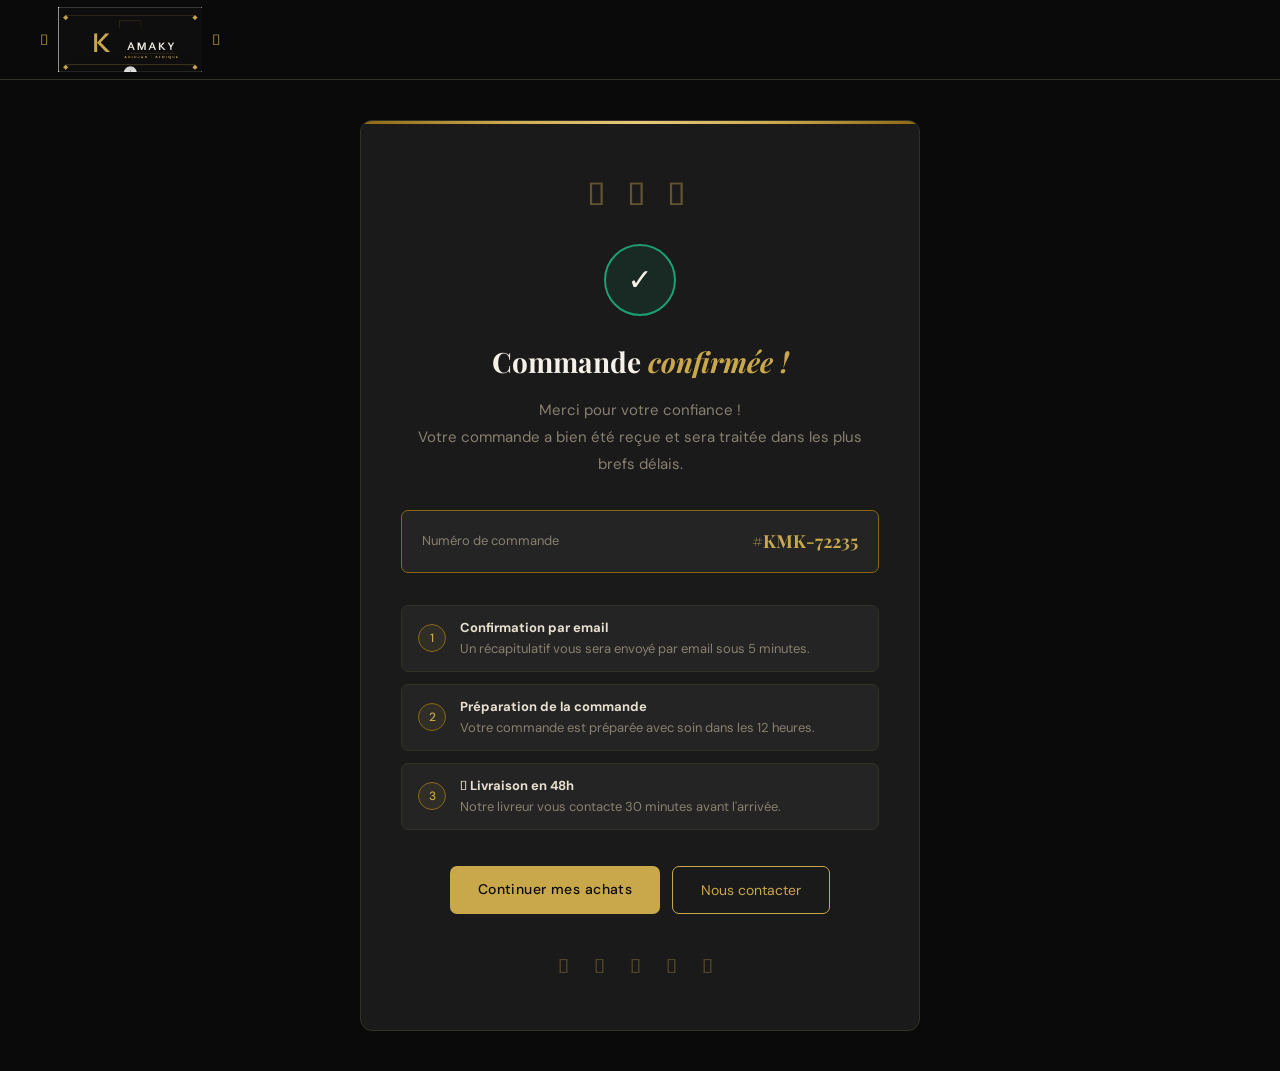
<file: chez-kamaky/confirmation.html>
<!DOCTYPE html>
<html lang="fr">
<head>
  <meta charset="UTF-8" />
  <meta name="viewport" content="width=device-width, initial-scale=1.0" />
  <title>Commande confirmée — Chez KAMAKY</title>
  <link rel="preconnect" href="https://fonts.googleapis.com" />
  <link rel="preconnect" href="https://fonts.gstatic.com" crossorigin />
  <link href="https://fonts.googleapis.com/css2?family=Playfair+Display:ital,wght@0,400;0,600;0,700;1,400;1,700&family=DM+Sans:wght@300;400;500&display=swap" rel="stylesheet" />
  <link rel="stylesheet" href="style.css" />
  <style>
    .confirm-wrap {
      min-height: 80vh;
      display: flex;
      align-items: center;
      justify-content: center;
      padding: 40px 20px;
    }
    .confirm-box {
      background: var(--noir-3);
      border: 1px solid var(--gris-cl);
      border-radius: var(--radius);
      padding: 48px 40px;
      max-width: 560px;
      width: 100%;
      text-align: center;
      position: relative;
      overflow: hidden;
    }
    .confirm-box::before {
      content: '';
      position: absolute;
      top: 0; left: 0; right: 0;
      height: 3px;
      background: linear-gradient(90deg, var(--or-fonce), var(--or), var(--or-cl), var(--or), var(--or-fonce));
    }
    .confirm-cauris {
      font-size: 32px;
      color: var(--or);
      opacity: .4;
      letter-spacing: 8px;
      margin-bottom: 24px;
      display: block;
    }
    .confirm-icon {
      width: 72px; height: 72px;
      background: rgba(29,158,117,.12);
      border: 2px solid #1D9E75;
      border-radius: 50%;
      display: flex;
      align-items: center;
      justify-content: center;
      margin: 0 auto 24px;
      font-size: 30px;
      animation: popIn .5s ease both;
    }
    @keyframes popIn {
      from { transform: scale(0); opacity: 0; }
      to   { transform: scale(1); opacity: 1; }
    }
    .confirm-titre {
      font-family: var(--font-titre);
      font-size: 28px;
      font-weight: 700;
      color: var(--blanc);
      margin-bottom: 12px;
    }
    .confirm-titre em { font-style: italic; color: var(--or); }
    .confirm-sub {
      font-size: 15px;
      color: var(--gris);
      line-height: 1.8;
      margin-bottom: 32px;
    }
    .confirm-num {
      background: var(--noir-4);
      border: 1px solid var(--or-fonce);
      border-radius: var(--radius-sm);
      padding: 16px 20px;
      margin-bottom: 32px;
      display: flex;
      justify-content: space-between;
      align-items: center;
    }
    .confirm-num span { font-size: 13px; color: var(--gris); }
    .confirm-num strong { font-family: var(--font-titre); font-size: 18px; color: var(--or); }
    .confirm-etapes {
      display: flex;
      flex-direction: column;
      gap: 12px;
      margin-bottom: 36px;
      text-align: left;
    }
    .etape {
      display: flex;
      align-items: center;
      gap: 14px;
      padding: 12px 16px;
      background: var(--noir-4);
      border-radius: var(--radius-sm);
      border: 1px solid var(--gris-cl);
    }
    .etape-num {
      width: 28px; height: 28px;
      border-radius: 50%;
      background: var(--or-bg);
      border: 1px solid var(--or-fonce);
      display: flex; align-items: center; justify-content: center;
      font-size: 12px; font-weight: 500; color: var(--or);
      flex-shrink: 0;
    }
    .etape-txt { font-size: 13px; color: var(--gris); line-height: 1.5; }
    .etape-txt strong { color: var(--blanc-2); display: block; margin-bottom: 2px; }
    .confirm-btns { display: flex; gap: 12px; justify-content: center; flex-wrap: wrap; }
    .confirm-footer-cauris {
      margin-top: 36px;
      font-size: 20px;
      color: var(--or);
      opacity: .3;
      letter-spacing: 10px;
    }
  </style>
</head>
<body>

  <nav class="nav">
    <div class="nav-logo">
      <span class="logo-cauris" aria-hidden="true">𓆉</span>
      <img src="logo-original.png" alt="Chez KAMAKY" class="logo-img" />
      <span class="logo-cauris" aria-hidden="true">𓆉</span>
    </div>
  </nav>

  <div class="confirm-wrap">
    <div class="confirm-box">
      <span class="confirm-cauris" aria-hidden="true">𓇢 𓆉 𓇢</span>

      <div class="confirm-icon">✓</div>

      <h1 class="confirm-titre">Commande <em>confirmée !</em></h1>
      <p class="confirm-sub" id="confirm-sub">
        Merci pour votre confiance !<br>
        Votre commande a bien été reçue et sera traitée dans les plus brefs délais.
      </p>

      <div class="confirm-num">
        <span>Numéro de commande</span>
        <strong id="num-commande">#KMK-00001</strong>
      </div>

      <div class="confirm-etapes">
        <div class="etape">
          <div class="etape-num">1</div>
          <div class="etape-txt">
            <strong>Confirmation par email</strong>
            Un récapitulatif vous sera envoyé par email sous 5 minutes.
          </div>
        </div>
        <div class="etape">
          <div class="etape-num">2</div>
          <div class="etape-txt">
            <strong>Préparation de la commande</strong>
            Votre commande est préparée avec soin dans les 12 heures.
          </div>
        </div>
        <div class="etape">
          <div class="etape-num">3</div>
          <div class="etape-txt">
            <strong>𓇢 Livraison en 48h</strong>
            Notre livreur vous contacte 30 minutes avant l'arrivée.
          </div>
        </div>
      </div>

      <div class="confirm-btns">
        <a href="index.html" class="btn-primary">Continuer mes achats</a>
        <a href="index.html#contact" class="btn-ghost">Nous contacter</a>
      </div>

      <div class="confirm-footer-cauris" aria-hidden="true">𓇢 𓆉 𓇢 𓆉 𓇢</div>
    </div>
  </div>

  <script>
    // Récupérer le prénom depuis l'URL
    const params = new URLSearchParams(window.location.search);
    const prenom = params.get('prenom');
    if (prenom) {
      document.getElementById('confirm-sub').innerHTML =
        `Merci <strong style="color:var(--or)">${prenom}</strong> pour votre confiance !<br>
         Votre commande a bien été reçue et sera traitée dans les plus brefs délais.`;
    }

    // Générer un numéro de commande aléatoire
    const num = 'KMK-' + Math.floor(10000 + Math.random() * 90000);
    document.getElementById('num-commande').textContent = '#' + num;
  </script>

</body>
</html>
</file>
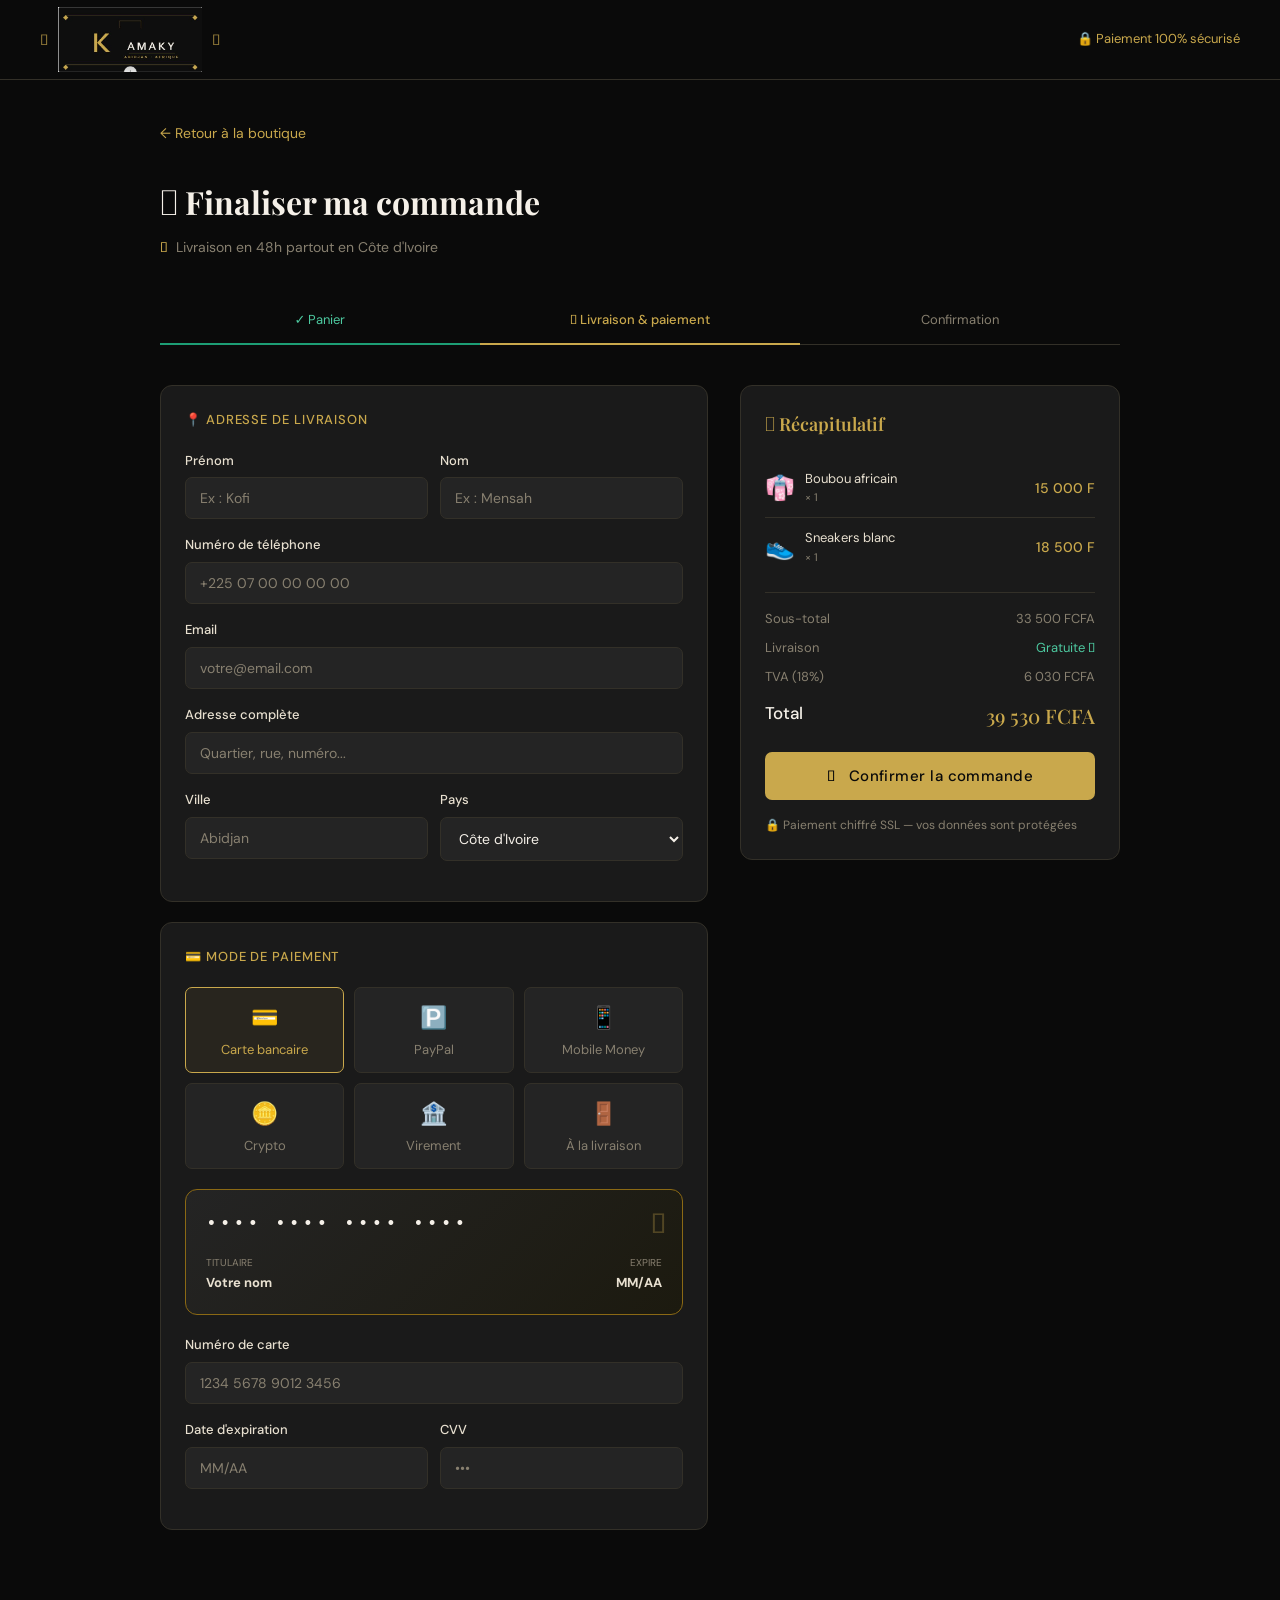
<file: chez-kamaky/paiement.html>
<!DOCTYPE html>
<html lang="fr">
<head>
  <meta charset="UTF-8" />
  <meta name="viewport" content="width=device-width, initial-scale=1.0" />
  <title>Paiement — Chez KAMAKY</title>
  <link rel="preconnect" href="https://fonts.googleapis.com" />
  <link rel="preconnect" href="https://fonts.gstatic.com" crossorigin />
  <link href="https://fonts.googleapis.com/css2?family=Playfair+Display:ital,wght@0,400;0,600;0,700;1,400;1,700&family=DM+Sans:wght@300;400;500&display=swap" rel="stylesheet" />
  <link rel="stylesheet" href="style.css" />
  <style>
    .pay-wrap { max-width: 1000px; margin: 0 auto; padding: 40px 20px 80px; }
    .pay-back { display: inline-flex; align-items: center; gap: 8px; color: var(--or); font-size: 14px; margin-bottom: 32px; transition: opacity .2s; }
    .pay-back:hover { opacity: .7; }
    .pay-title { font-family: var(--font-titre); font-size: 32px; font-weight: 700; color: var(--blanc); margin-bottom: 8px; }
    .pay-sub   { font-size: 14px; color: var(--gris); margin-bottom: 40px; display: flex; align-items: center; gap: 8px; }
    .pay-steps { display: flex; gap: 0; margin-bottom: 40px; border-bottom: 1px solid var(--gris-cl); }
    .pay-step  { flex: 1; text-align: center; padding: 12px 8px; font-size: 13px; color: var(--gris); border-bottom: 2px solid transparent; margin-bottom: -1px; }
    .pay-step.active { color: var(--or); border-bottom-color: var(--or); font-weight: 500; }
    .pay-step.done   { color: #4DC9A0; border-bottom-color: #1D9E75; }
    .pay-layout { display: grid; grid-template-columns: 1fr 380px; gap: 32px; }
    @media (max-width: 768px) { .pay-layout { grid-template-columns: 1fr; } }
    .pay-card { background: var(--noir-3); border: 1px solid var(--gris-cl); border-radius: var(--radius); padding: 24px; margin-bottom: 20px; }
    .pay-card-title { font-size: 13px; font-weight: 500; color: var(--or); text-transform: uppercase; letter-spacing: .07em; margin-bottom: 20px; display: flex; align-items: center; gap: 8px; }
    .field { margin-bottom: 16px; }
    .field label { display: block; font-size: 13px; color: var(--blanc-2); margin-bottom: 6px; font-weight: 500; }
    .field input, .field select {
      width: 100%; padding: 11px 14px;
      background: var(--noir-4); border: 1px solid var(--gris-cl);
      border-radius: var(--radius-sm); color: var(--blanc);
      font-family: var(--font-corps); font-size: 14px;
      outline: none; transition: border-color .2s;
    }
    .field input:focus, .field select:focus { border-color: var(--or); }
    .field input::placeholder { color: var(--gris); }
    .field select option { background: var(--noir-3); }
    .field-row { display: grid; grid-template-columns: 1fr 1fr; gap: 12px; }
    .card-preview {
      background: linear-gradient(135deg, var(--noir-4) 0%, #1c1a0f 100%);
      border: 1px solid var(--or-fonce);
      border-radius: var(--radius);
      padding: 20px;
      margin-bottom: 20px;
      position: relative;
      overflow: hidden;
    }
    .card-preview::before {
      content: '𓇢';
      position: absolute; right: 16px; top: 12px;
      font-size: 28px; color: var(--or); opacity: .3;
    }
    .card-num-display { font-size: 18px; font-weight: 500; letter-spacing: 3px; color: var(--blanc); margin-bottom: 16px; font-family: monospace; }
    .card-meta { display: flex; justify-content: space-between; font-size: 12px; color: var(--gris); }
    .card-meta span { display: flex; flex-direction: column; gap: 2px; }
    .card-meta strong { font-size: 13px; color: var(--blanc-2); }

    /* RÉSUMÉ */
    .resume-card { background: var(--noir-3); border: 1px solid var(--gris-cl); border-radius: var(--radius); padding: 24px; position: sticky; top: 90px; }
    .resume-title { font-family: var(--font-titre); font-size: 18px; font-weight: 600; color: var(--or); margin-bottom: 20px; display: flex; align-items: center; gap: 8px; }
    .resume-item { display: flex; justify-content: space-between; align-items: center; padding: 10px 0; border-bottom: 1px solid var(--gris-cl); font-size: 14px; }
    .resume-item:last-of-type { border-bottom: none; }
    .ri-left { display: flex; align-items: center; gap: 10px; }
    .ri-emoji { font-size: 24px; }
    .ri-nom   { color: var(--blanc-2); font-size: 13px; }
    .ri-qty   { font-size: 11px; color: var(--gris); }
    .ri-prix  { color: var(--or); font-weight: 500; }
    .resume-sep { border: none; border-top: 1px solid var(--gris-cl); margin: 16px 0; }
    .resume-ligne { display: flex; justify-content: space-between; font-size: 13px; color: var(--gris); margin-bottom: 8px; }
    .resume-total { display: flex; justify-content: space-between; font-size: 17px; font-weight: 500; color: var(--blanc); margin-top: 12px; }
    .resume-total span:last-child { font-family: var(--font-titre); color: var(--or); font-size: 20px; }
    .secure-info { display: flex; align-items: center; gap: 8px; font-size: 12px; color: var(--gris); margin-top: 16px; }
    .pay-btn { width: 100%; padding: 14px; background: var(--or); color: var(--noir); border: none; border-radius: var(--radius-sm); font-size: 15px; font-weight: 500; cursor: pointer; transition: background .2s, transform .2s; margin-top: 20px; letter-spacing: .03em; }
    .pay-btn:hover { background: var(--or-cl); transform: translateY(-1px); }
    .methodes { display: grid; grid-template-columns: 1fr 1fr 1fr; gap: 10px; margin-bottom: 4px; }
    .methode { background: var(--noir-4); border: 1px solid var(--gris-cl); border-radius: var(--radius-sm); padding: 12px 8px; text-align: center; cursor: pointer; transition: all .2s; font-size: 13px; color: var(--gris); }
    .methode:hover { border-color: var(--or-fonce); color: var(--or); }
    .methode.selected { border-color: var(--or); color: var(--or); background: var(--or-bg); }
    .methode .m-icon { font-size: 22px; display: block; margin-bottom: 4px; }
    .section-carte, .section-mobile { display: none; }
    .section-carte.visible, .section-mobile.visible { display: block; }
  </style>
</head>
<body>

  <nav class="nav">
    <div class="nav-logo">
      <span class="logo-cauris" aria-hidden="true">𓆉</span>
      <img src="logo-original.png" alt="Chez KAMAKY" class="logo-img" />
      <span class="logo-cauris" aria-hidden="true">𓆉</span>
    </div>
    <div style="display:flex;align-items:center;gap:8px;font-size:13px;color:var(--or)">
      🔒 Paiement 100% sécurisé
    </div>
  </nav>

  <div class="pay-wrap">
    <a href="index.html" class="pay-back">← Retour à la boutique</a>

    <h1 class="pay-title">𓇢 Finaliser ma commande</h1>
    <p class="pay-sub">
      <span style="color:var(--or)">𓆉</span>
      Livraison en 48h partout en Côte d'Ivoire
    </p>

    <div class="pay-steps">
      <div class="pay-step done">✓ Panier</div>
      <div class="pay-step active">𓇢 Livraison & paiement</div>
      <div class="pay-step">Confirmation</div>
    </div>

    <div class="pay-layout">

      <!-- GAUCHE : FORMULAIRES -->
      <div>

        <!-- LIVRAISON -->
        <div class="pay-card">
          <div class="pay-card-title">📍 Adresse de livraison</div>
          <div class="field-row">
            <div class="field">
              <label>Prénom</label>
              <input type="text" id="prenom" placeholder="Ex : Kofi" />
            </div>
            <div class="field">
              <label>Nom</label>
              <input type="text" id="nom" placeholder="Ex : Mensah" />
            </div>
          </div>
          <div class="field">
            <label>Numéro de téléphone</label>
            <input type="tel" id="tel" placeholder="+225 07 00 00 00 00" />
          </div>
          <div class="field">
            <label>Email</label>
            <input type="email" id="email" placeholder="votre@email.com" />
          </div>
          <div class="field">
            <label>Adresse complète</label>
            <input type="text" id="adresse" placeholder="Quartier, rue, numéro..." />
          </div>
          <div class="field-row">
            <div class="field">
              <label>Ville</label>
              <input type="text" id="ville" placeholder="Abidjan" />
            </div>
            <div class="field">
              <label>Pays</label>
              <select id="pays">
                <option>Côte d'Ivoire</option>
                <option>Sénégal</option>
                <option>Mali</option>
                <option>Burkina Faso</option>
                <option>Ghana</option>
                <option>Guinée</option>
                <option>Cameroun</option>
              </select>
            </div>
          </div>
        </div>

        <!-- MODE DE PAIEMENT -->
        <div class="pay-card">
          <div class="pay-card-title">💳 Mode de paiement</div>

          <div class="methodes">
            <div class="methode selected" onclick="choisirMethode('carte', this)">
              <span class="m-icon">💳</span>
              Carte bancaire
            </div>
            <div class="methode" onclick="choisirMethode('paypal', this)">
              <span class="m-icon">🅿️</span>
              PayPal
            </div>
            <div class="methode" onclick="choisirMethode('mobile', this)">
              <span class="m-icon">📱</span>
              Mobile Money
            </div>
            <div class="methode" onclick="choisirMethode('crypto', this)">
              <span class="m-icon">🪙</span>
              Crypto
            </div>
            <div class="methode" onclick="choisirMethode('virement', this)">
              <span class="m-icon">🏦</span>
              Virement
            </div>
            <div class="methode" onclick="choisirMethode('livraison', this)">
              <span class="m-icon">🚪</span>
              À la livraison
            </div>
          </div>
          <style>
            .methodes { grid-template-columns: 1fr 1fr 1fr; }
          </style>

          <!-- CARTE BANCAIRE -->
          <div class="section-carte visible" id="section-carte">
            <div style="margin-top:20px">
              <div class="card-preview">
                <div class="card-num-display" id="card-display">•••• •••• •••• ••••</div>
                <div class="card-meta">
                  <span><label style="font-size:10px;color:var(--gris)">TITULAIRE</label><strong id="card-nom">Votre nom</strong></span>
                  <span style="text-align:right"><label style="font-size:10px;color:var(--gris)">EXPIRE</label><strong id="card-exp">MM/AA</strong></span>
                </div>
              </div>
              <div class="field">
                <label>Numéro de carte</label>
                <input type="text" id="cardnum" placeholder="1234 5678 9012 3456" maxlength="19" oninput="formatCard(this)" />
              </div>
              <div class="field-row">
                <div class="field">
                  <label>Date d'expiration</label>
                  <input type="text" id="expiry" placeholder="MM/AA" maxlength="5" oninput="formatExpiry(this)" />
                </div>
                <div class="field">
                  <label>CVV</label>
                  <input type="text" id="cvv" placeholder="•••" maxlength="3" />
                </div>
              </div>
            </div>
          </div>

          <!-- MOBILE MONEY -->
          <div class="section-mobile" id="section-mobile">
            <div style="margin-top:20px">
              <div class="field">
                <label>Opérateur</label>
                <select>
                  <option>Orange Money</option>
                  <option>MTN Mobile Money</option>
                  <option>Moov Money</option>
                  <option>Wave</option>
                </select>
              </div>
              <div class="field">
                <label>Numéro Mobile Money</label>
                <input type="tel" placeholder="+225 07 00 00 00 00" />
              </div>
              <p style="font-size:13px;color:var(--gris);margin-top:8px">
                𓆉 Vous recevrez un code de confirmation par SMS pour valider le paiement.
              </p>
            </div>
          </div>

          <!-- PAYPAL -->
          <div id="section-paypal" style="display:none;margin-top:20px">
            <div style="background:var(--noir-4);border:1px solid var(--gris-cl);border-radius:var(--radius-sm);padding:20px;text-align:center">
              <div style="font-size:36px;margin-bottom:10px">🅿️</div>
              <p style="font-size:14px;color:var(--blanc-2);font-weight:500;margin-bottom:6px">Payer avec PayPal</p>
              <p style="font-size:13px;color:var(--gris);line-height:1.7">Vous serez redirigé vers PayPal pour finaliser votre paiement de manière sécurisée.</p>
              <div style="margin-top:14px;padding:10px;background:#003087;border-radius:6px;color:#fff;font-size:13px;font-weight:500">🔒 Connexion PayPal sécurisée</div>
            </div>
          </div>

          <!-- CRYPTO -->
          <div id="section-crypto" style="display:none;margin-top:20px">
            <div class="field">
              <label>Cryptomonnaie</label>
              <select><option>Bitcoin (BTC)</option><option>Ethereum (ETH)</option><option>USDT (Tether)</option><option>BNB</option></select>
            </div>
            <div style="background:var(--noir-4);border:1px solid var(--or-fonce);border-radius:var(--radius-sm);padding:16px;margin-top:8px">
              <p style="font-size:12px;color:var(--gris);margin-bottom:6px">Adresse de portefeuille</p>
              <p style="font-size:13px;color:var(--or);font-family:monospace;word-break:break-all">0x742d35Cc6634C0532925a3b8D4C9E2...</p>
              <p style="font-size:12px;color:var(--gris);margin-top:8px">𓆉 Commande confirmée après 2 confirmations réseau.</p>
            </div>
          </div>

          <!-- VIREMENT -->
          <div id="section-virement" style="display:none;margin-top:20px">
            <div style="background:var(--noir-4);border:1px solid var(--gris-cl);border-radius:var(--radius-sm);padding:16px">
              <div style="display:flex;justify-content:space-between;font-size:13px;padding:6px 0;border-bottom:1px solid var(--gris-cl)"><span style="color:var(--gris)">Banque</span><span style="color:var(--blanc-2)">SGCI — Abidjan</span></div>
              <div style="display:flex;justify-content:space-between;font-size:13px;padding:6px 0;border-bottom:1px solid var(--gris-cl)"><span style="color:var(--gris)">Titulaire</span><span style="color:var(--blanc-2)">KAMAKY Store SARL</span></div>
              <div style="display:flex;justify-content:space-between;font-size:13px;padding:6px 0;border-bottom:1px solid var(--gris-cl)"><span style="color:var(--gris)">IBAN</span><span style="color:var(--or);font-family:monospace">CI93 0001 0000 1234 5678 90</span></div>
              <div style="display:flex;justify-content:space-between;font-size:13px;padding:6px 0"><span style="color:var(--gris)">Référence</span><span style="color:var(--or)">Votre numéro de téléphone</span></div>
            </div>
            <p style="font-size:12px;color:var(--gris);margin-top:10px;line-height:1.7">𓇢 Commande traitée après réception du virement (1-2 jours ouvrés).</p>
          </div>

          <!-- À LA LIVRAISON -->
          <div id="section-livraison" style="display:none;margin-top:20px">
            <p style="font-size:14px;color:var(--gris);line-height:1.8">
              𓇢 Vous payez en espèces à la réception de votre commande.<br>
              Notre livreur vous contactera 30 minutes avant l'arrivée.
            </p>
          </div>
        </div>

      </div>

      <!-- DROITE : RÉSUMÉ -->
      <div>
        <div class="resume-card">
          <div class="resume-title">𓇢 Récapitulatif</div>
          <div id="resume-items">
            <!-- Rempli par JS -->
            <div class="resume-item">
              <div class="ri-left"><span class="ri-emoji">👘</span><div><div class="ri-nom">Boubou africain</div><div class="ri-qty">× 1</div></div></div>
              <span class="ri-prix">15 000 F</span>
            </div>
            <div class="resume-item">
              <div class="ri-left"><span class="ri-emoji">👟</span><div><div class="ri-nom">Sneakers blanc</div><div class="ri-qty">× 1</div></div></div>
              <span class="ri-prix">18 500 F</span>
            </div>
          </div>
          <hr class="resume-sep" />
          <div class="resume-ligne"><span>Sous-total</span><span>33 500 FCFA</span></div>
          <div class="resume-ligne"><span>Livraison</span><span style="color:#4DC9A0">Gratuite 𓆉</span></div>
          <div class="resume-ligne"><span>TVA (18%)</span><span>6 030 FCFA</span></div>
          <div class="resume-total">
            <span>Total</span>
            <span>39 530 FCFA</span>
          </div>
          <button class="pay-btn" onclick="confirmerPaiement()">
            𓇢 &nbsp; Confirmer la commande
          </button>
          <div class="secure-info">
            🔒 Paiement chiffré SSL — vos données sont protégées
          </div>
        </div>
      </div>

    </div>
  </div>

  <script>
    let methodeActive = 'carte';

    function choisirMethode(methode, el) {
      methodeActive = methode;
      document.querySelectorAll('.methode').forEach(m => m.classList.remove('selected'));
      el.classList.add('selected');
      // Cacher toutes les sections
      ['carte','mobile','paypal','crypto','virement','livraison'].forEach(id => {
        const el = document.getElementById('section-' + id);
        if (el) el.style.display = 'none';
        if (el) el.classList.remove('visible');
      });
      // Afficher la section choisie
      const section = document.getElementById('section-' + methode);
      if (section) { section.style.display = 'block'; section.classList.add('visible'); }
    }

    function formatCard(el) {
      let v = el.value.replace(/\D/g, '').substring(0, 16);
      el.value = v.replace(/(.{4})/g, '$1 ').trim();
      document.getElementById('card-display').textContent = el.value || '•••• •••• •••• ••••';
    }

    function formatExpiry(el) {
      let v = el.value.replace(/\D/g, '');
      if (v.length > 2) v = v.slice(0, 2) + '/' + v.slice(2, 4);
      el.value = v;
      document.getElementById('card-exp').textContent = el.value || 'MM/AA';
    }

    document.addEventListener('DOMContentLoaded', () => {
      const prenomEl = document.getElementById('prenom');
      const nomEl    = document.getElementById('nom');
      if (prenomEl && nomEl) {
        const maj = () => {
          const val = ((prenomEl.value || '') + ' ' + (nomEl.value || '')).trim();
          document.getElementById('card-nom').textContent = val || 'Votre nom';
        };
        prenomEl.addEventListener('input', maj);
        nomEl.addEventListener('input', maj);
      }
    });

    function confirmerPaiement() {
      const prenom  = document.getElementById('prenom').value;
      const email   = document.getElementById('email').value;
      const tel     = document.getElementById('tel').value;

      if (!prenom || !email || !tel) {
        alert('Veuillez remplir au moins votre prénom, email et téléphone.');
        return;
      }
      // Rediriger vers la page de confirmation
      const params = new URLSearchParams({ prenom, email });
      window.location.href = 'confirmation.html?' + params.toString();
    }
  </script>
</body>
</html>
</file>
<file: style.css>
/* === VARIABLES === */
:root {
  --noir:      #0A0A0A;
  --noir-2:    #111111;
  --noir-3:    #1A1A1A;
  --noir-4:    #242424;
  --or:        #C9A84C;
  --or-cl:     #E8C97A;
  --or-fonce:  #8B6914;
  --or-bg:     rgba(201,168,76,0.08);
  --blanc:     #F5F0E8;
  --blanc-2:   #E8E0D0;
  --gris:      #888070;
  --gris-cl:   #333028;
  --radius:    12px;
  --radius-sm: 7px;
  --font-titre: 'Playfair Display', Georgia, serif;
  --font-corps: 'DM Sans', system-ui, sans-serif;
  --transition: 0.22s ease;
}

/* === RESET === */
*, *::before, *::after { box-sizing: border-box; margin: 0; padding: 0; }
html { scroll-behavior: smooth; }
body { font-family: var(--font-corps); background: var(--noir); color: var(--blanc); line-height: 1.6; }
a { text-decoration: none; color: inherit; }
button { font-family: inherit; cursor: pointer; }

/* === NAVIGATION === */
.nav {
  display: flex;
  align-items: center;
  justify-content: space-between;
  padding: 0 40px;
  height: 80px;
  background: var(--noir);
  border-bottom: 1px solid var(--gris-cl);
  position: sticky;
  top: 0;
  z-index: 100;
}

.nav-logo { display: flex; align-items: center; gap: 10px; }
.logo-img  { height: 65px; width: auto; object-fit: contain; }

/* cauris décoratifs autour du logo */
.logo-cauris {
  display: flex;
  align-items: center;
  gap: 6px;
  color: var(--or);
  font-size: 15px;
  opacity: .7;
}

.nav-links { display: flex; gap: 32px; }
.nav-links a {
  font-size: 14px;
  color: var(--gris);
  transition: color var(--transition);
  letter-spacing: .03em;
}
.nav-links a:hover { color: var(--or); }

.nav-actions { display: flex; align-items: center; gap: 10px; }

.btn-icon {
  background: none;
  border: none;
  color: var(--blanc-2);
  padding: 8px;
  border-radius: 50%;
  display: flex;
  align-items: center;
  justify-content: center;
  transition: background var(--transition), color var(--transition);
}
.btn-icon:hover { background: var(--noir-4); color: var(--or); }

.btn-cart { position: relative; }
.cart-badge {
  position: absolute;
  top: 2px; right: 2px;
  background: var(--or);
  color: var(--noir);
  font-size: 10px;
  font-weight: 700;
  width: 17px; height: 17px;
  border-radius: 50%;
  display: flex;
  align-items: center;
  justify-content: center;
}

/* === BOUTONS === */
.btn-primary {
  display: inline-block;
  padding: 12px 28px;
  background: var(--or);
  color: var(--noir);
  border: none;
  border-radius: var(--radius-sm);
  font-size: 14px;
  font-weight: 500;
  letter-spacing: .03em;
  transition: background var(--transition), transform var(--transition);
}
.btn-primary:hover { background: var(--or-cl); transform: translateY(-1px); }

.btn-ghost {
  display: inline-block;
  padding: 12px 28px;
  background: transparent;
  color: var(--or);
  border: 1.5px solid var(--or);
  border-radius: var(--radius-sm);
  font-size: 14px;
  transition: all var(--transition);
}
.btn-ghost:hover { background: var(--or); color: var(--noir); }

/* === HERO === */
.hero {
  display: grid;
  grid-template-columns: 1fr 1fr;
  gap: 40px;
  align-items: center;
  padding: 80px 40px;
  background: var(--noir-2);
  min-height: 520px;
  border-bottom: 1px solid var(--gris-cl);
  position: relative;
  overflow: hidden;
}

/* motif tissage africain en fond */
.hero::before {
  content: '';
  position: absolute;
  inset: 0;
  background-image:
    repeating-linear-gradient(45deg, rgba(201,168,76,.03) 0px, rgba(201,168,76,.03) 1px, transparent 1px, transparent 12px),
    repeating-linear-gradient(-45deg, rgba(201,168,76,.03) 0px, rgba(201,168,76,.03) 1px, transparent 1px, transparent 12px);
  pointer-events: none;
}

.hero-eyebrow {
  font-size: 13px;
  color: var(--or);
  letter-spacing: .1em;
  margin-bottom: 16px;
  font-weight: 500;
  display: flex;
  align-items: center;
  gap: 8px;
}

.hero-title {
  font-family: var(--font-titre);
  font-size: clamp(36px, 5vw, 54px);
  font-weight: 700;
  line-height: 1.1;
  color: var(--blanc);
  margin-bottom: 20px;
}
.hero-title em { font-style: italic; color: var(--or); }

.hero-sub {
  font-size: 16px;
  color: var(--gris);
  margin-bottom: 32px;
  max-width: 420px;
  line-height: 1.75;
}

.hero-btns { display: flex; gap: 14px; flex-wrap: wrap; }

.hero-visual {
  display: grid;
  grid-template-columns: 1fr 1fr;
  gap: 14px;
  position: relative;
  z-index: 1;
}

.hero-card {
  background: var(--noir-3);
  border: 1px solid var(--gris-cl);
  border-radius: var(--radius);
  padding: 24px 16px;
  text-align: center;
  transition: transform var(--transition), border-color var(--transition);
  animation: floatIn .6s ease both;
  position: relative;
  overflow: hidden;
}
.hero-card::after {
  content: '';
  position: absolute;
  bottom: 0; left: 0; right: 0;
  height: 2px;
  background: linear-gradient(90deg, transparent, var(--or), transparent);
  opacity: 0;
  transition: opacity var(--transition);
}
.hero-card:hover { transform: translateY(-5px); border-color: var(--or-fonce); }
.hero-card:hover::after { opacity: 1; }
.hc1{animation-delay:.1s} .hc2{animation-delay:.2s} .hc3{animation-delay:.3s} .hc4{animation-delay:.4s}

@keyframes floatIn {
  from { opacity:0; transform:translateY(16px); }
  to   { opacity:1; transform:translateY(0); }
}

.hc-emoji  { font-size: 36px; display: block; margin-bottom: 8px; }
.hc-label  { font-size: 13px; font-weight: 500; color: var(--gris); }

/* === BANDEAU === */
.bandeau {
  background: var(--or);
  color: var(--noir);
  overflow: hidden;
  padding: 9px 0;
  white-space: nowrap;
}
.bandeau span {
  display: inline-block;
  padding: 0 40px;
  font-size: 12px;
  font-weight: 500;
  letter-spacing: .06em;
  animation: defilement 22s linear infinite;
}
@keyframes defilement {
  from { transform: translateX(0); }
  to   { transform: translateX(-50%); }
}

/* === SECTIONS === */
.section { padding: 80px 40px; }

.section-header { text-align: center; margin-bottom: 48px; }
.section-title {
  font-family: var(--font-titre);
  font-size: 36px;
  font-weight: 700;
  color: var(--blanc);
  margin-bottom: 8px;
}
.section-sub { font-size: 15px; color: var(--gris); }

/* déco cauris section */
.section-deco {
  display: flex;
  align-items: center;
  justify-content: center;
  gap: 12px;
  margin-bottom: 16px;
  color: var(--or);
  font-size: 18px;
  opacity: .6;
}

/* === FILTRES === */
.filtres {
  display: flex;
  gap: 10px;
  justify-content: center;
  flex-wrap: wrap;
  margin-bottom: 40px;
}
.filtre {
  padding: 8px 20px;
  border-radius: 30px;
  border: 1px solid var(--gris-cl);
  background: var(--noir-3);
  font-size: 13px;
  color: var(--gris);
  transition: all var(--transition);
}
.filtre:hover { border-color: var(--or-fonce); color: var(--or); }
.filtre.active {
  background: var(--or);
  border-color: var(--or);
  color: var(--noir);
  font-weight: 500;
}

/* === GRILLE PRODUITS === */
.produits-grid {
  display: grid;
  grid-template-columns: repeat(auto-fill, minmax(220px, 1fr));
  gap: 20px;
}

.produit-card {
  background: var(--noir-3);
  border: 1px solid var(--gris-cl);
  border-radius: var(--radius);
  overflow: hidden;
  transition: transform var(--transition), border-color var(--transition);
  animation: fadeUp .4s ease both;
}
.produit-card:hover { transform: translateY(-5px); border-color: var(--or-fonce); }

@keyframes fadeUp {
  from { opacity:0; transform:translateY(20px); }
  to   { opacity:1; transform:translateY(0); }
}

.produit-img {
  background: var(--noir-4);
  height: 160px;
  display: flex;
  align-items: center;
  justify-content: center;
  font-size: 64px;
  position: relative;
}

.produit-badge {
  position: absolute;
  top: 10px; left: 10px;
  font-size: 10px;
  font-weight: 500;
  padding: 3px 10px;
  border-radius: 20px;
}
.badge-new   { background: rgba(201,168,76,.15); color: var(--or); border: 1px solid var(--or-fonce); }
.badge-promo { background: rgba(180,80,20,.15);  color: #E0703A; border: 1px solid rgba(180,80,20,.4); }

.produit-body  { padding: 14px 16px 16px; }
.produit-cat   { font-size: 11px; color: var(--gris); margin-bottom: 4px; text-transform: uppercase; letter-spacing: .07em; }
.produit-nom   { font-size: 15px; font-weight: 500; color: var(--blanc); margin-bottom: 12px; line-height: 1.3; }
.produit-footer{ display: flex; justify-content: space-between; align-items: center; }
.produit-prix  { font-family: var(--font-titre); font-size: 17px; font-weight: 600; color: var(--or); }

.btn-ajouter {
  padding: 7px 14px;
  border-radius: var(--radius-sm);
  border: 1px solid var(--gris-cl);
  background: transparent;
  font-size: 13px;
  color: var(--blanc-2);
  transition: all var(--transition);
}
.btn-ajouter:hover { border-color: var(--or); color: var(--or); }
.btn-ajouter.ajoute { background: rgba(29,158,117,.15); border-color: #1D9E75; color: #4DC9A0; }

/* === SECTION CAURI === */
.cauri-band {
  background: var(--noir-2);
  border-top: 1px solid var(--gris-cl);
  border-bottom: 1px solid var(--gris-cl);
  padding: 28px 40px;
  display: flex;
  justify-content: center;
  align-items: center;
  gap: 40px;
  flex-wrap: wrap;
}
.cauri-item {
  display: flex;
  align-items: center;
  gap: 10px;
  font-size: 14px;
  color: var(--gris);
}
.cauri-item span { font-size: 22px; }
.cauri-item strong { color: var(--blanc); font-weight: 500; }

/* === À PROPOS === */
.section-apropos {
  background: var(--noir-2);
  border-top: 1px solid var(--gris-cl);
}
.apropos-inner {
  display: grid;
  grid-template-columns: 1fr 1fr;
  gap: 60px;
  align-items: center;
}
.apropos-text .hero-eyebrow { color: var(--or); }
.apropos-text h2 {
  font-family: var(--font-titre);
  font-size: 36px;
  font-weight: 700;
  line-height: 1.15;
  margin-bottom: 20px;
  color: var(--blanc);
}
.apropos-text h2 em { font-style: italic; color: var(--or); }
.apropos-text p { color: var(--gris); font-size: 15px; margin-bottom: 14px; line-height: 1.8; }

.apropos-visuels { display: flex; flex-direction: column; gap: 16px; }
.av-card {
  background: var(--noir-3);
  border: 1px solid var(--gris-cl);
  border-left: 3px solid var(--or);
  border-radius: var(--radius);
  padding: 20px 24px;
  display: flex;
  align-items: baseline;
  gap: 14px;
}
.av-num   { font-family: var(--font-titre); font-size: 40px; font-weight: 700; color: var(--or); }
.av-label { font-size: 14px; color: var(--gris); }

/* === CONTACT === */
.section-contact { background: var(--noir); }
.contact-grid {
  display: grid;
  grid-template-columns: 1fr 1fr;
  gap: 60px;
  align-items: start;
}
.contact-item { display: flex; gap: 16px; margin-bottom: 24px; align-items: flex-start; }
.ci-icon { font-size: 22px; flex-shrink: 0; }
.contact-item strong { display: block; font-size: 14px; font-weight: 500; color: var(--or); margin-bottom: 2px; }
.contact-item p { font-size: 14px; color: var(--gris); }

.contact-form { display: flex; flex-direction: column; gap: 16px; }
.form-group { display: flex; flex-direction: column; gap: 6px; }
.form-group label { font-size: 13px; font-weight: 500; color: var(--blanc-2); }
.form-group input,
.form-group textarea {
  padding: 11px 14px;
  border: 1px solid var(--gris-cl);
  border-radius: var(--radius-sm);
  font-family: var(--font-corps);
  font-size: 14px;
  color: var(--blanc);
  background: var(--noir-3);
  transition: border-color var(--transition);
  outline: none;
  resize: vertical;
}
.form-group input:focus,
.form-group textarea:focus { border-color: var(--or); }
.form-group input::placeholder,
.form-group textarea::placeholder { color: var(--gris); }

/* === FOOTER === */
.footer { background: var(--noir-2); border-top: 1px solid var(--gris-cl); padding: 60px 40px 30px; }
.footer-top {
  display: grid;
  grid-template-columns: 2fr 1fr 1fr;
  gap: 40px;
  margin-bottom: 40px;
  padding-bottom: 40px;
  border-bottom: 1px solid var(--gris-cl);
}
.footer-brand p { font-size: 14px; color: var(--gris); line-height: 1.7; margin-top: 8px; }
.footer-cauris   { color: var(--or); font-size: 16px; opacity: .5; margin-top: 10px; }
.footer-links    { display: flex; flex-direction: column; gap: 10px; }
.footer-links strong { font-size: 14px; font-weight: 500; color: var(--or); margin-bottom: 4px; }
.footer-links a  { font-size: 13px; color: var(--gris); transition: color var(--transition); }
.footer-links a:hover { color: var(--or); }
.footer-bottom   { text-align: center; font-size: 13px; color: var(--gris-cl); }

/* === PANIER SIDEBAR === */
.panier-overlay {
  display: none;
  position: fixed;
  inset: 0;
  background: rgba(0,0,0,.6);
  z-index: 200;
}
.panier-overlay.open { display: block; }

.panier-sidebar {
  position: fixed;
  top: 0; right: 0;
  width: 360px;
  height: 100vh;
  height: 100dvh; /* CORRECTION : hauteur réelle visible sur téléphone */
  background: var(--noir-2);
  border-left: 1px solid var(--gris-cl);
  z-index: 201;
  display: flex;
  flex-direction: column;
  transform: translateX(100%);
  transition: transform .3s ease;
}
.panier-sidebar.open { transform: translateX(0); }

.panier-header {
  display: flex;
  justify-content: space-between;
  align-items: center;
  padding: 20px 24px;
  border-bottom: 1px solid var(--gris-cl);
}
.panier-header h3 {
  font-family: var(--font-titre);
  font-size: 20px;
  font-weight: 600;
  color: var(--or);
}

.panier-items { flex: 1; min-height: 0; overflow-y: auto; padding: 20px 24px; }

.panier-item {
  display: flex;
  gap: 14px;
  padding: 14px 0;
  border-bottom: 1px solid var(--gris-cl);
  align-items: center;
}
.pi-emoji { font-size: 32px; flex-shrink: 0; }
.pi-info  { flex: 1; }
.pi-nom   { font-size: 14px; font-weight: 500; color: var(--blanc); margin-bottom: 2px; }
.pi-prix  { font-size: 13px; color: var(--or); }
.pi-qty   { display: flex; align-items: center; gap: 8px; margin-top: 6px; }
.pi-qty button {
  width: 24px; height: 24px;
  border: 1px solid var(--gris-cl);
  border-radius: 50%;
  background: none;
  color: var(--blanc-2);
  font-size: 14px;
  display: flex;
  align-items: center;
  justify-content: center;
  transition: all var(--transition);
}
.pi-qty button:hover { border-color: var(--or); color: var(--or); }
.pi-qty span { font-size: 14px; font-weight: 500; min-width: 20px; text-align: center; color: var(--blanc); }

.panier-footer {
  padding: 20px 24px;
  padding-bottom: calc(20px + env(safe-area-inset-bottom, 0px)); /* CORRECTION : marge en bas */
  border-top: 1px solid var(--gris-cl);
}
.panier-total {
  display: flex;
  justify-content: space-between;
  font-size: 16px;
  font-weight: 500;
  margin-bottom: 16px;
  color: var(--blanc);
}
.panier-total span:last-child {
  font-family: var(--font-titre);
  font-size: 18px;
  color: var(--or);
}
.panier-vide {
  text-align: center;
  padding: 60px 0;
  color: var(--gris);
  font-size: 14px;
}
.panier-vide span { font-size: 48px; display: block; margin-bottom: 12px; }

/* === RESPONSIVE === */
@media (max-width: 768px) {
  .nav { padding: 0 20px; }
  .nav-links { display: none; }
  .hero { grid-template-columns: 1fr; padding: 50px 20px; }
  .hero-visual { grid-template-columns: 1fr 1fr; }
  .section { padding: 60px 20px; }
  .apropos-inner, .contact-grid, .footer-top { grid-template-columns: 1fr; gap: 30px; }
  .cauri-band { gap: 20px; padding: 24px 20px; }
  .panier-sidebar { width: 100%; }
}
.whatsapp-btn {
  position: fixed;
  bottom: 28px;
  right: 28px;
  z-index: 999;
  display: flex;
  align-items: center;
  gap: 10px;
  background: #25D366;
  color: #fff;
  padding: 12px 20px 12px 16px;
  border-radius: 50px;
  font-size: 14px;
  font-weight: 500;
  text-decoration: none;
  box-shadow: 0 4px 20px rgba(37,211,102,.4);
  transition: transform .2s;
}
.whatsapp-btn:hover {
  transform: translateY(-3px);
}
.whatsapp-btn svg {
  width: 22px;
  height: 22px;
}
/* CORRECTION : cacher le bouton WhatsApp quand le panier est ouvert */
.panier-overlay.open ~ .whatsapp-btn { display: none; }

/* ── Images produits ── */
.produit-img {
  position: relative;
  overflow: hidden;
}

.produit-img img {
  width: 100%;
  height: 100%;
  object-fit: cover;
  display: block;
}

/* ── Images dans le panier ── */
.pi-img {
  width: 55px;
  height: 55px;
  object-fit: cover;
  border-radius: 8px;
  flex-shrink: 0;
}
</file>
<file: chez-kamaky/style.css>
/* Correction du panier sur téléphone */
.panier-sidebar { height: 100vh !important; height: 100dvh !important; }
.panier-footer { padding-bottom: calc(20px + env(safe-area-inset-bottom, 0px)) !important; }
.panier-overlay.open ~ .whatsapp-btn { display: none !important; }
/* === VARIABLES === */
:root {
  --noir:      #0A0A0A;
  --noir-2:    #111111;
  --noir-3:    #1A1A1A;
  --noir-4:    #242424;
  --or:        #C9A84C;
  --or-cl:     #E8C97A;
  --or-fonce:  #8B6914;
  --or-bg:     rgba(201,168,76,0.08);
  --blanc:     #F5F0E8;
  --blanc-2:   #E8E0D0;
  --gris:      #888070;
  --gris-cl:   #333028;
  --radius:    12px;
  --radius-sm: 7px;
  --font-titre: 'Playfair Display', Georgia, serif;
  --font-corps: 'DM Sans', system-ui, sans-serif;
  --transition: 0.22s ease;
}

/* === RESET === */
*, *::before, *::after { box-sizing: border-box; margin: 0; padding: 0; }
html { scroll-behavior: smooth; }
body { font-family: var(--font-corps); background: var(--noir); color: var(--blanc); line-height: 1.6; }
a { text-decoration: none; color: inherit; }
button { font-family: inherit; cursor: pointer; }

/* === NAVIGATION === */
.nav {
  display: flex;
  align-items: center;
  justify-content: space-between;
  padding: 0 40px;
  height: 80px;
  background: var(--noir);
  border-bottom: 1px solid var(--gris-cl);
  position: sticky;
  top: 0;
  z-index: 100;
}

.nav-logo { display: flex; align-items: center; gap: 10px; }
.logo-img  { height: 65px; width: auto; object-fit: contain; }

/* cauris décoratifs autour du logo */
.logo-cauris {
  display: flex;
  align-items: center;
  gap: 6px;
  color: var(--or);
  font-size: 15px;
  opacity: .7;
}

.nav-links { display: flex; gap: 32px; }
.nav-links a {
  font-size: 14px;
  color: var(--gris);
  transition: color var(--transition);
  letter-spacing: .03em;
}
.nav-links a:hover { color: var(--or); }

.nav-actions { display: flex; align-items: center; gap: 10px; }

.btn-icon {
  background: none;
  border: none;
  color: var(--blanc-2);
  padding: 8px;
  border-radius: 50%;
  display: flex;
  align-items: center;
  justify-content: center;
  transition: background var(--transition), color var(--transition);
}
.btn-icon:hover { background: var(--noir-4); color: var(--or); }

.btn-cart { position: relative; }
.cart-badge {
  position: absolute;
  top: 2px; right: 2px;
  background: var(--or);
  color: var(--noir);
  font-size: 10px;
  font-weight: 700;
  width: 17px; height: 17px;
  border-radius: 50%;
  display: flex;
  align-items: center;
  justify-content: center;
}

/* === BOUTONS === */
.btn-primary {
  display: inline-block;
  padding: 12px 28px;
  background: var(--or);
  color: var(--noir);
  border: none;
  border-radius: var(--radius-sm);
  font-size: 14px;
  font-weight: 500;
  letter-spacing: .03em;
  transition: background var(--transition), transform var(--transition);
}
.btn-primary:hover { background: var(--or-cl); transform: translateY(-1px); }

.btn-ghost {
  display: inline-block;
  padding: 12px 28px;
  background: transparent;
  color: var(--or);
  border: 1.5px solid var(--or);
  border-radius: var(--radius-sm);
  font-size: 14px;
  transition: all var(--transition);
}
.btn-ghost:hover { background: var(--or); color: var(--noir); }

/* === HERO === */
.hero {
  display: grid;
  grid-template-columns: 1fr 1fr;
  gap: 40px;
  align-items: center;
  padding: 80px 40px;
  background: var(--noir-2);
  min-height: 520px;
  border-bottom: 1px solid var(--gris-cl);
  position: relative;
  overflow: hidden;
}

/* motif tissage africain en fond */
.hero::before {
  content: '';
  position: absolute;
  inset: 0;
  background-image:
    repeating-linear-gradient(45deg, rgba(201,168,76,.03) 0px, rgba(201,168,76,.03) 1px, transparent 1px, transparent 12px),
    repeating-linear-gradient(-45deg, rgba(201,168,76,.03) 0px, rgba(201,168,76,.03) 1px, transparent 1px, transparent 12px);
  pointer-events: none;
}

.hero-eyebrow {
  font-size: 13px;
  color: var(--or);
  letter-spacing: .1em;
  margin-bottom: 16px;
  font-weight: 500;
  display: flex;
  align-items: center;
  gap: 8px;
}

.hero-title {
  font-family: var(--font-titre);
  font-size: clamp(36px, 5vw, 54px);
  font-weight: 700;
  line-height: 1.1;
  color: var(--blanc);
  margin-bottom: 20px;
}
.hero-title em { font-style: italic; color: var(--or); }

.hero-sub {
  font-size: 16px;
  color: var(--gris);
  margin-bottom: 32px;
  max-width: 420px;
  line-height: 1.75;
}

.hero-btns { display: flex; gap: 14px; flex-wrap: wrap; }

.hero-visual {
  display: grid;
  grid-template-columns: 1fr 1fr;
  gap: 14px;
  position: relative;
  z-index: 1;
}

.hero-card {
  background: var(--noir-3);
  border: 1px solid var(--gris-cl);
  border-radius: var(--radius);
  padding: 24px 16px;
  text-align: center;
  transition: transform var(--transition), border-color var(--transition);
  animation: floatIn .6s ease both;
  position: relative;
  overflow: hidden;
}
.hero-card::after {
  content: '';
  position: absolute;
  bottom: 0; left: 0; right: 0;
  height: 2px;
  background: linear-gradient(90deg, transparent, var(--or), transparent);
  opacity: 0;
  transition: opacity var(--transition);
}
.hero-card:hover { transform: translateY(-5px); border-color: var(--or-fonce); }
.hero-card:hover::after { opacity: 1; }
.hc1{animation-delay:.1s} .hc2{animation-delay:.2s} .hc3{animation-delay:.3s} .hc4{animation-delay:.4s}

@keyframes floatIn {
  from { opacity:0; transform:translateY(16px); }
  to   { opacity:1; transform:translateY(0); }
}

.hc-emoji  { font-size: 36px; display: block; margin-bottom: 8px; }
.hc-label  { font-size: 13px; font-weight: 500; color: var(--gris); }

/* === BANDEAU === */
.bandeau {
  background: var(--or);
  color: var(--noir);
  overflow: hidden;
  padding: 9px 0;
  white-space: nowrap;
}
.bandeau span {
  display: inline-block;
  padding: 0 40px;
  font-size: 12px;
  font-weight: 500;
  letter-spacing: .06em;
  animation: defilement 22s linear infinite;
}
@keyframes defilement {
  from { transform: translateX(0); }
  to   { transform: translateX(-50%); }
}

/* === SECTIONS === */
.section { padding: 80px 40px; }

.section-header { text-align: center; margin-bottom: 48px; }
.section-title {
  font-family: var(--font-titre);
  font-size: 36px;
  font-weight: 700;
  color: var(--blanc);
  margin-bottom: 8px;
}
.section-sub { font-size: 15px; color: var(--gris); }

/* déco cauris section */
.section-deco {
  display: flex;
  align-items: center;
  justify-content: center;
  gap: 12px;
  margin-bottom: 16px;
  color: var(--or);
  font-size: 18px;
  opacity: .6;
}

/* === FILTRES === */
.filtres {
  display: flex;
  gap: 10px;
  justify-content: center;
  flex-wrap: wrap;
  margin-bottom: 40px;
}
.filtre {
  padding: 8px 20px;
  border-radius: 30px;
  border: 1px solid var(--gris-cl);
  background: var(--noir-3);
  font-size: 13px;
  color: var(--gris);
  transition: all var(--transition);
}
.filtre:hover { border-color: var(--or-fonce); color: var(--or); }
.filtre.active {
  background: var(--or);
  border-color: var(--or);
  color: var(--noir);
  font-weight: 500;
}

/* === GRILLE PRODUITS === */
.produits-grid {
  display: grid;
  grid-template-columns: repeat(auto-fill, minmax(220px, 1fr));
  gap: 20px;
}

.produit-card {
  background: var(--noir-3);
  border: 1px solid var(--gris-cl);
  border-radius: var(--radius);
  overflow: hidden;
  transition: transform var(--transition), border-color var(--transition);
  animation: fadeUp .4s ease both;
}
.produit-card:hover { transform: translateY(-5px); border-color: var(--or-fonce); }

@keyframes fadeUp {
  from { opacity:0; transform:translateY(20px); }
  to   { opacity:1; transform:translateY(0); }
}

.produit-img {
  background: var(--noir-4);
  height: 160px;
  display: flex;
  align-items: center;
  justify-content: center;
  font-size: 64px;
  position: relative;
}

.produit-badge {
  position: absolute;
  top: 10px; left: 10px;
  font-size: 10px;
  font-weight: 500;
  padding: 3px 10px;
  border-radius: 20px;
}
.badge-new   { background: rgba(201,168,76,.15); color: var(--or); border: 1px solid var(--or-fonce); }
.badge-promo { background: rgba(180,80,20,.15);  color: #E0703A; border: 1px solid rgba(180,80,20,.4); }

.produit-body  { padding: 14px 16px 16px; }
.produit-cat   { font-size: 11px; color: var(--gris); margin-bottom: 4px; text-transform: uppercase; letter-spacing: .07em; }
.produit-nom   { font-size: 15px; font-weight: 500; color: var(--blanc); margin-bottom: 12px; line-height: 1.3; }
.produit-footer{ display: flex; justify-content: space-between; align-items: center; }
.produit-prix  { font-family: var(--font-titre); font-size: 17px; font-weight: 600; color: var(--or); }

.btn-ajouter {
  padding: 7px 14px;
  border-radius: var(--radius-sm);
  border: 1px solid var(--gris-cl);
  background: transparent;
  font-size: 13px;
  color: var(--blanc-2);
  transition: all var(--transition);
}
.btn-ajouter:hover { border-color: var(--or); color: var(--or); }
.btn-ajouter.ajoute { background: rgba(29,158,117,.15); border-color: #1D9E75; color: #4DC9A0; }

/* === SECTION CAURI === */
.cauri-band {
  background: var(--noir-2);
  border-top: 1px solid var(--gris-cl);
  border-bottom: 1px solid var(--gris-cl);
  padding: 28px 40px;
  display: flex;
  justify-content: center;
  align-items: center;
  gap: 40px;
  flex-wrap: wrap;
}
.cauri-item {
  display: flex;
  align-items: center;
  gap: 10px;
  font-size: 14px;
  color: var(--gris);
}
.cauri-item span { font-size: 22px; }
.cauri-item strong { color: var(--blanc); font-weight: 500; }

/* === À PROPOS === */
.section-apropos {
  background: var(--noir-2);
  border-top: 1px solid var(--gris-cl);
}
.apropos-inner {
  display: grid;
  grid-template-columns: 1fr 1fr;
  gap: 60px;
  align-items: center;
}
.apropos-text .hero-eyebrow { color: var(--or); }
.apropos-text h2 {
  font-family: var(--font-titre);
  font-size: 36px;
  font-weight: 700;
  line-height: 1.15;
  margin-bottom: 20px;
  color: var(--blanc);
}
.apropos-text h2 em { font-style: italic; color: var(--or); }
.apropos-text p { color: var(--gris); font-size: 15px; margin-bottom: 14px; line-height: 1.8; }

.apropos-visuels { display: flex; flex-direction: column; gap: 16px; }
.av-card {
  background: var(--noir-3);
  border: 1px solid var(--gris-cl);
  border-left: 3px solid var(--or);
  border-radius: var(--radius);
  padding: 20px 24px;
  display: flex;
  align-items: baseline;
  gap: 14px;
}
.av-num   { font-family: var(--font-titre); font-size: 40px; font-weight: 700; color: var(--or); }
.av-label { font-size: 14px; color: var(--gris); }

/* === CONTACT === */
.section-contact { background: var(--noir); }
.contact-grid {
  display: grid;
  grid-template-columns: 1fr 1fr;
  gap: 60px;
  align-items: start;
}
.contact-item { display: flex; gap: 16px; margin-bottom: 24px; align-items: flex-start; }
.ci-icon { font-size: 22px; flex-shrink: 0; }
.contact-item strong { display: block; font-size: 14px; font-weight: 500; color: var(--or); margin-bottom: 2px; }
.contact-item p { font-size: 14px; color: var(--gris); }

.contact-form { display: flex; flex-direction: column; gap: 16px; }
.form-group { display: flex; flex-direction: column; gap: 6px; }
.form-group label { font-size: 13px; font-weight: 500; color: var(--blanc-2); }
.form-group input,
.form-group textarea {
  padding: 11px 14px;
  border: 1px solid var(--gris-cl);
  border-radius: var(--radius-sm);
  font-family: var(--font-corps);
  font-size: 14px;
  color: var(--blanc);
  background: var(--noir-3);
  transition: border-color var(--transition);
  outline: none;
  resize: vertical;
}
.form-group input:focus,
.form-group textarea:focus { border-color: var(--or); }
.form-group input::placeholder,
.form-group textarea::placeholder { color: var(--gris); }

/* === FOOTER === */
.footer { background: var(--noir-2); border-top: 1px solid var(--gris-cl); padding: 60px 40px 30px; }
.footer-top {
  display: grid;
  grid-template-columns: 2fr 1fr 1fr;
  gap: 40px;
  margin-bottom: 40px;
  padding-bottom: 40px;
  border-bottom: 1px solid var(--gris-cl);
}
.footer-brand p { font-size: 14px; color: var(--gris); line-height: 1.7; margin-top: 8px; }
.footer-cauris   { color: var(--or); font-size: 16px; opacity: .5; margin-top: 10px; }
.footer-links    { display: flex; flex-direction: column; gap: 10px; }
.footer-links strong { font-size: 14px; font-weight: 500; color: var(--or); margin-bottom: 4px; }
.footer-links a  { font-size: 13px; color: var(--gris); transition: color var(--transition); }
.footer-links a:hover { color: var(--or); }
.footer-bottom   { text-align: center; font-size: 13px; color: var(--gris-cl); }

/* === PANIER SIDEBAR === */
.panier-overlay {
  display: none;
  position: fixed;
  inset: 0;
  background: rgba(0,0,0,.6);
  z-index: 200;
}
.panier-overlay.open { display: block; }

.panier-sidebar {
  position: fixed;
  top: 0; right: 0;
  width: 360px;
  height: 100vh;
  background: var(--noir-2);
  border-left: 1px solid var(--gris-cl);
  z-index: 201;
  display: flex;
  flex-direction: column;
  transform: translateX(100%);
  transition: transform .3s ease;
}
.panier-sidebar.open { transform: translateX(0); }

.panier-header {
  display: flex;
  justify-content: space-between;
  align-items: center;
  padding: 20px 24px;
  border-bottom: 1px solid var(--gris-cl);
}
.panier-header h3 {
  font-family: var(--font-titre);
  font-size: 20px;
  font-weight: 600;
  color: var(--or);
}

.panier-items { flex: 1; overflow-y: auto; padding: 20px 24px; }

.panier-item {
  display: flex;
  gap: 14px;
  padding: 14px 0;
  border-bottom: 1px solid var(--gris-cl);
  align-items: center;
}
.pi-emoji { font-size: 32px; flex-shrink: 0; }
.pi-info  { flex: 1; }
.pi-nom   { font-size: 14px; font-weight: 500; color: var(--blanc); margin-bottom: 2px; }
.pi-prix  { font-size: 13px; color: var(--or); }
.pi-qty   { display: flex; align-items: center; gap: 8px; margin-top: 6px; }
.pi-qty button {
  width: 24px; height: 24px;
  border: 1px solid var(--gris-cl);
  border-radius: 50%;
  background: none;
  color: var(--blanc-2);
  font-size: 14px;
  display: flex;
  align-items: center;
  justify-content: center;
  transition: all var(--transition);
}
.pi-qty button:hover { border-color: var(--or); color: var(--or); }
.pi-qty span { font-size: 14px; font-weight: 500; min-width: 20px; text-align: center; color: var(--blanc); }

.panier-footer {
  padding: 20px 24px;
  border-top: 1px solid var(--gris-cl);
}
.panier-total {
  display: flex;
  justify-content: space-between;
  font-size: 16px;
  font-weight: 500;
  margin-bottom: 16px;
  color: var(--blanc);
}
.panier-total span:last-child {
  font-family: var(--font-titre);
  font-size: 18px;
  color: var(--or);
}
.panier-vide {
  text-align: center;
  padding: 60px 0;
  color: var(--gris);
  font-size: 14px;
}
.panier-vide span { font-size: 48px; display: block; margin-bottom: 12px; }

/* === RESPONSIVE === */
@media (max-width: 768px) {
  .nav { padding: 0 20px; }
  .nav-links { display: none; }
  .hero { grid-template-columns: 1fr; padding: 50px 20px; }
  .hero-visual { grid-template-columns: 1fr 1fr; }
  .section { padding: 60px 20px; }
  .apropos-inner, .contact-grid, .footer-top { grid-template-columns: 1fr; gap: 30px; }
  .cauri-band { gap: 20px; padding: 24px 20px; }
  .panier-sidebar { width: 100%; }
}

/* === BOUTON WHATSAPP === */
.whatsapp-btn {
  position: fixed;
  bottom: 28px;
  right: 28px;
  z-index: 999;
  display: flex;
  align-items: center;
  gap: 10px;
  background: #25D366;
  color: #fff;
  padding: 12px 20px 12px 16px;
  border-radius: 50px;
  font-family: var(--font-corps);
  font-size: 14px;
  font-weight: 500;
  text-decoration: none;
  box-shadow: 0 4px 20px rgba(37,211,102,.4);
  transition: transform .2s, box-shadow .2s;
  animation: popWa .5s ease both;
}
.whatsapp-btn:hover {
  transform: translateY(-3px);
  box-shadow: 0 8px 28px rgba(37,211,102,.5);
}
.whatsapp-btn svg { width: 22px; height: 22px; flex-shrink: 0; }
.wa-label { white-space: nowrap; }
@keyframes popWa {
  from { opacity:0; transform: scale(0.8) translateY(20px); }
  to   { opacity:1; transform: scale(1) translateY(0); }
}
@media (max-width: 480px) {
  .wa-label { display: none; }
  .whatsapp-btn { padding: 14px; border-radius: 50%; }
}
</file>
